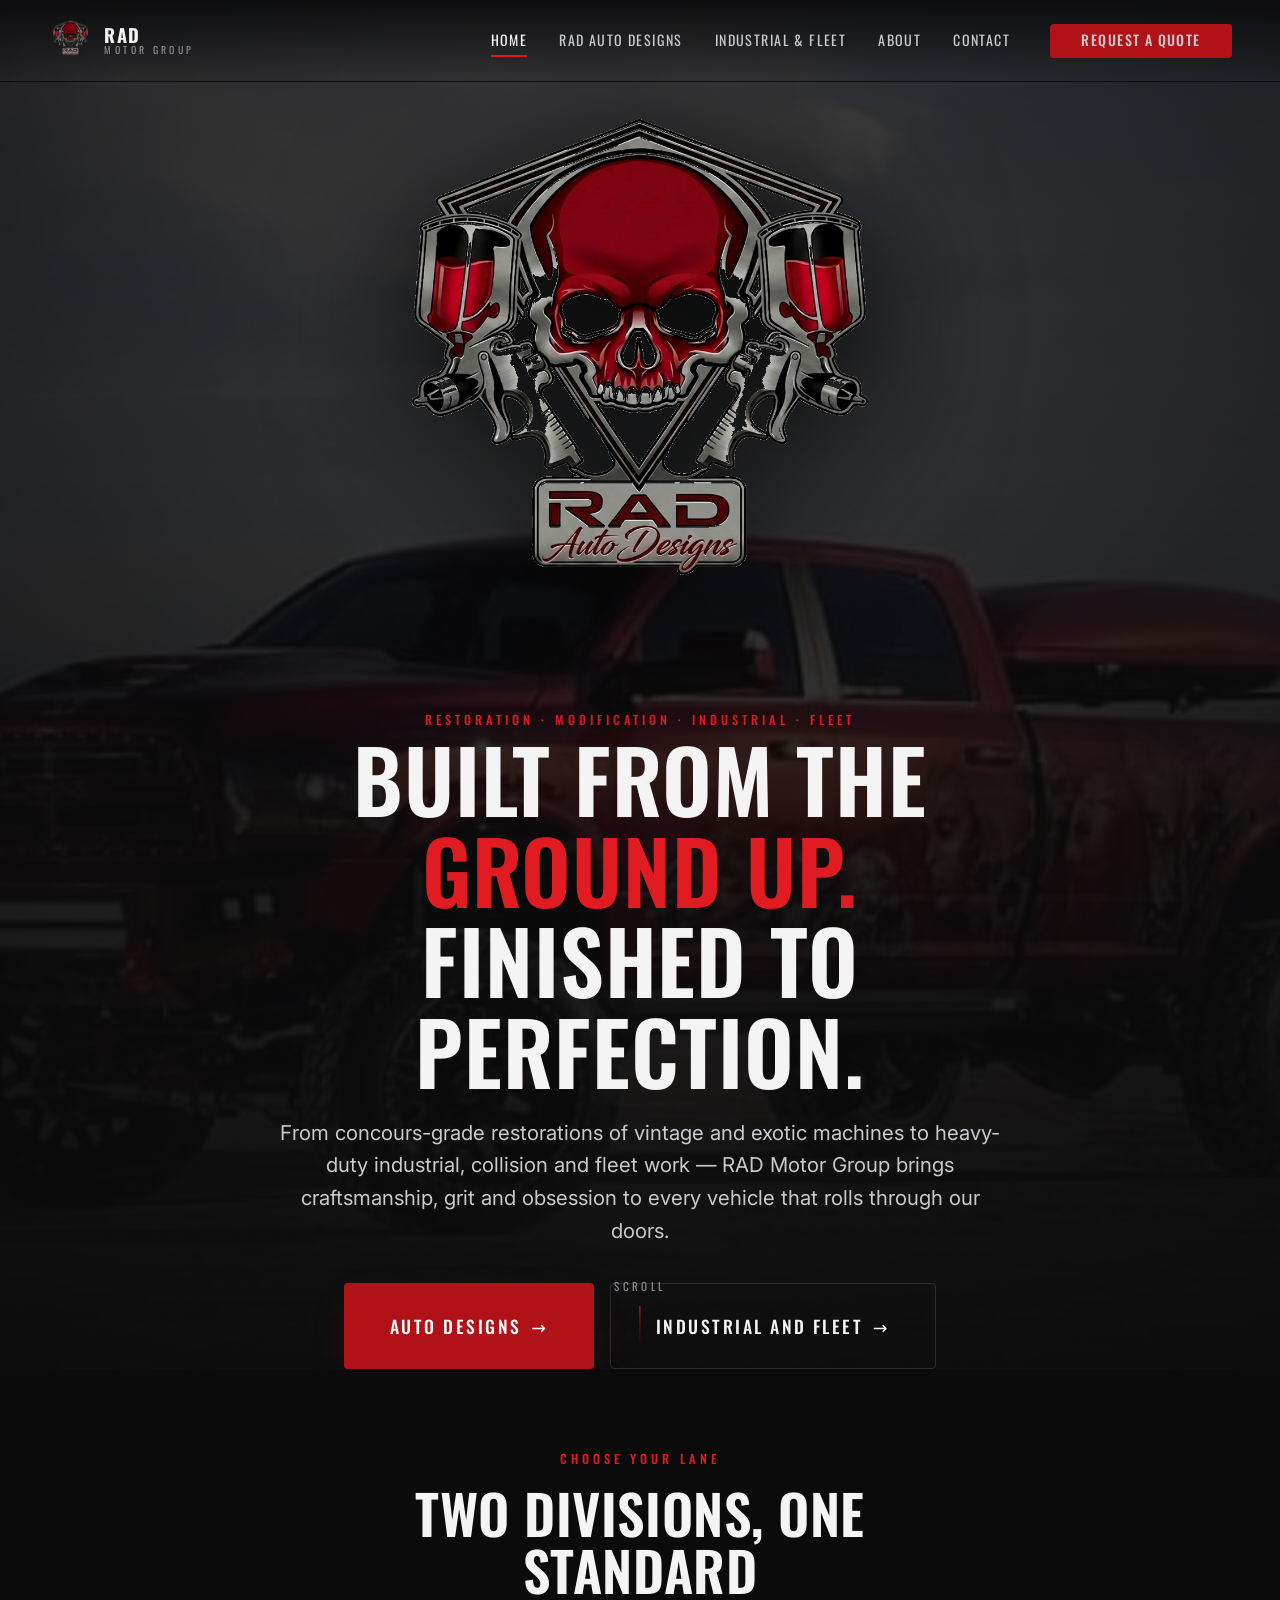
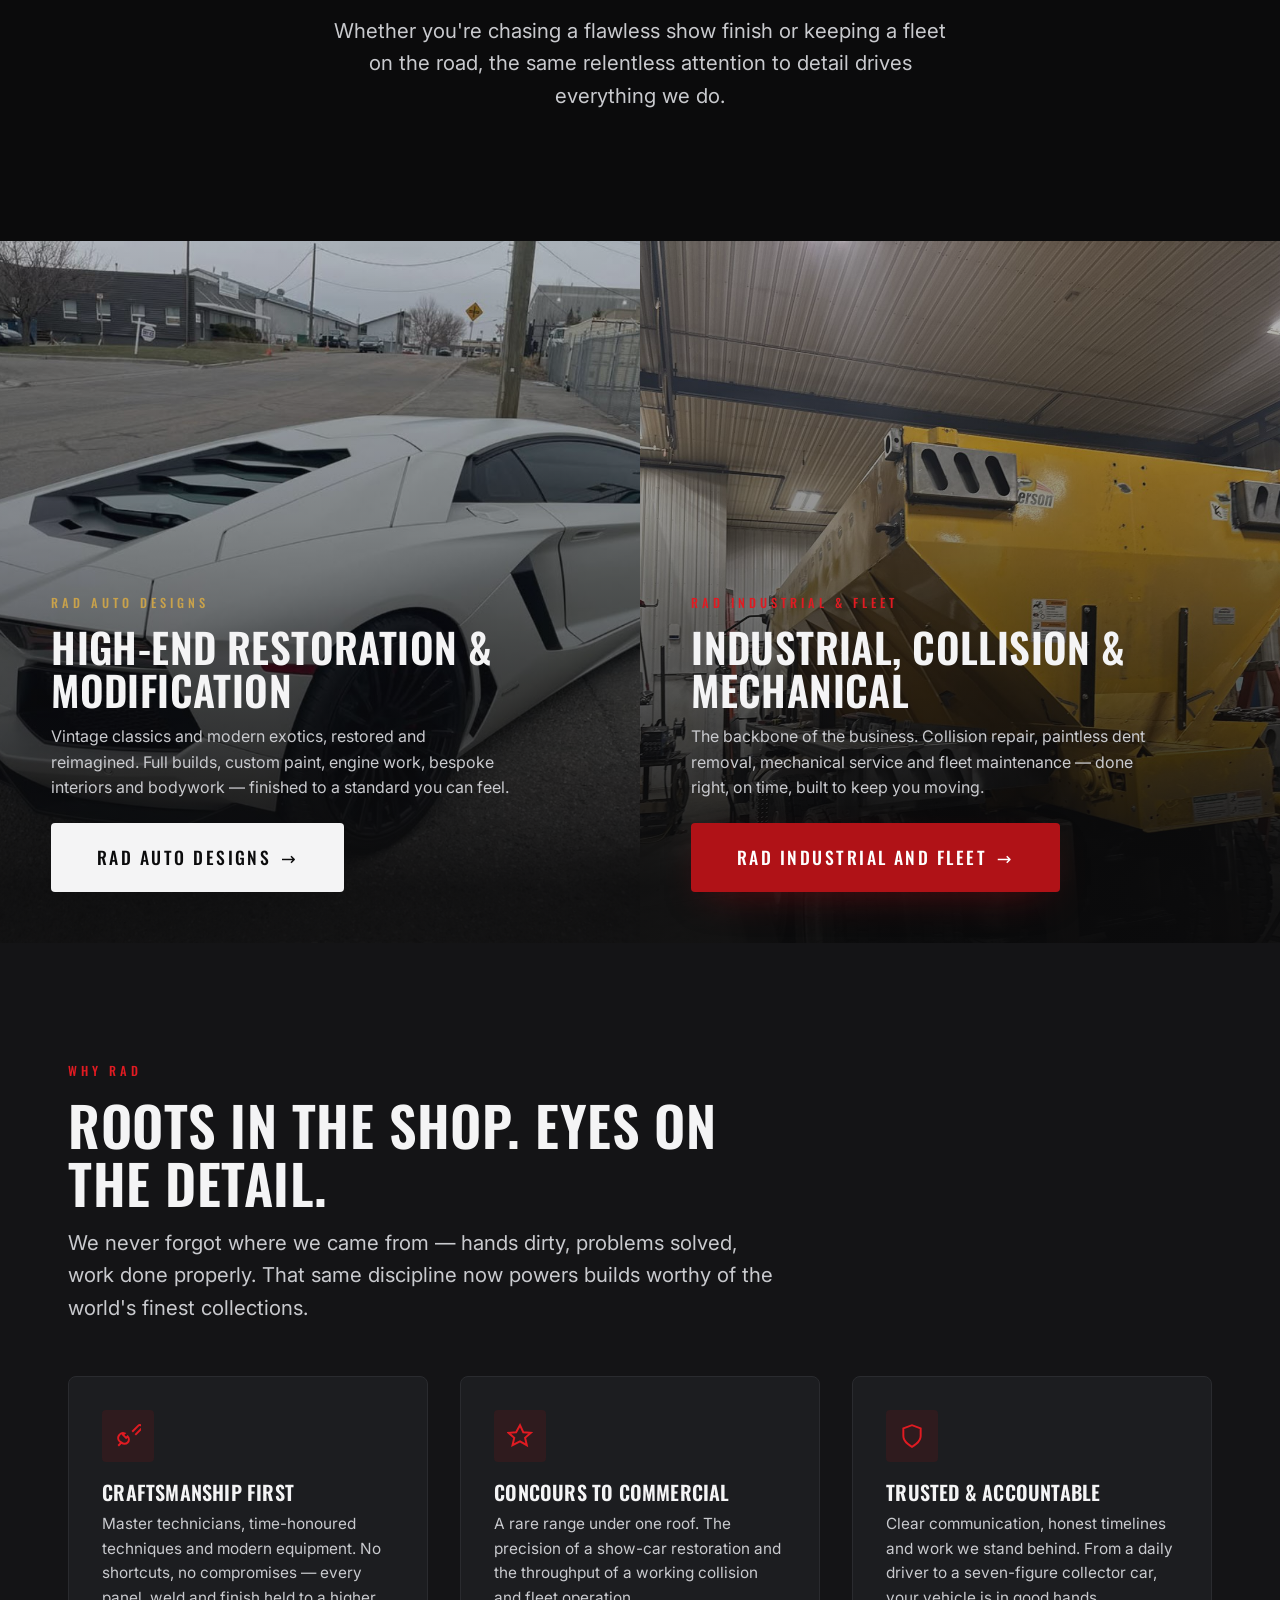
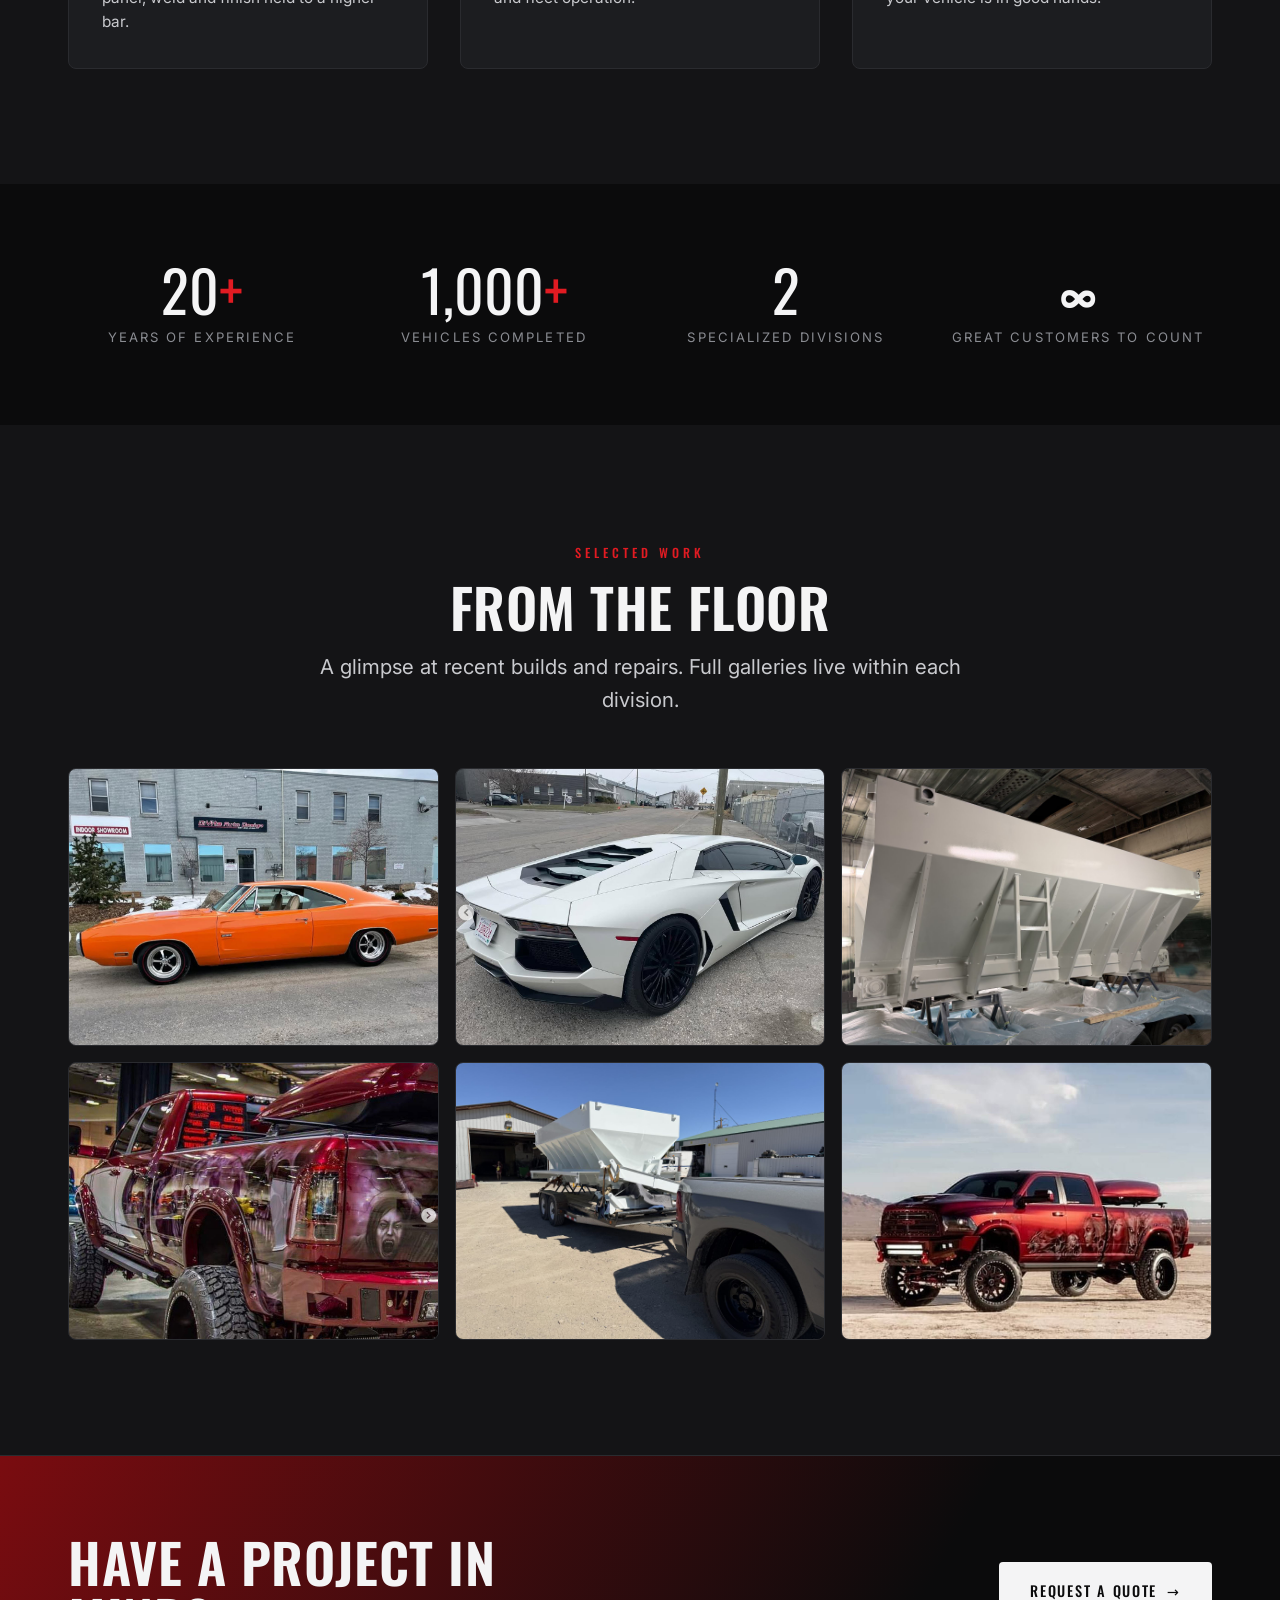
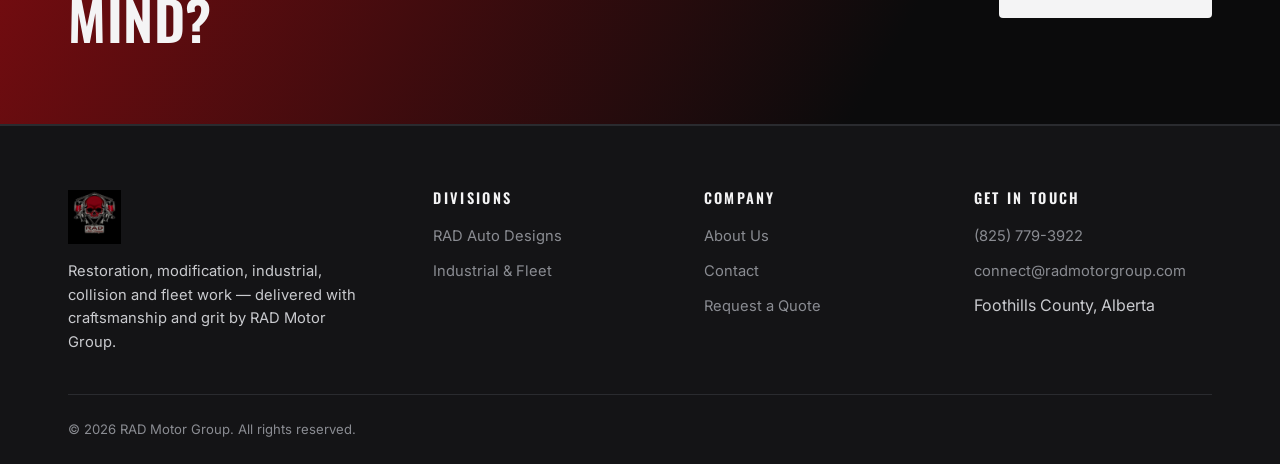
<file: index.html>
<!DOCTYPE html>
<html lang="en">
<head>
  <meta charset="UTF-8" />
  <meta name="viewport" content="width=device-width, initial-scale=1.0" />
  <title>RAD Motor Group — Restoration. Modification. Industrial &amp; Fleet.</title>
  <meta name="description" content="RAD Motor Group: high-end vintage and exotic restorations through RAD Auto Designs, plus industrial, collision, dent and mechanical work through RAD Industrial &amp; Fleet." />
  <link rel="preconnect" href="https://fonts.googleapis.com" />
  <link rel="preconnect" href="https://fonts.gstatic.com" crossorigin />
  <link href="https://fonts.googleapis.com/css2?family=Oswald:wght@400;500;600;700&family=Inter:wght@400;500;600&display=swap" rel="stylesheet" />
  <link rel="icon" type="image/png" href="assets/img/rad-logo.png" />
  <link rel="stylesheet" href="assets/css/style.css" />
</head>
<body>

  <!-- NAV -->
  <header class="nav">
    <a href="index.html" class="nav__brand" aria-label="RAD Motor Group home">
      <img src="assets/img/rad-logo-hero.png" alt="RAD Motor Group" onerror="this.style.display='none'" />
      <span class="nav__brand-text"><strong>RAD</strong><span>Motor Group</span></span>
    </a>
    <nav class="nav__links" aria-label="Primary">
      <a href="index.html" class="active">Home</a>
      <a href="designs.html">RAD Auto Designs</a>
      <a href="fleet.html">Industrial &amp; Fleet</a>
      <a href="about.html">About</a>
      <a href="contact.html">Contact</a>
      <a href="contact.html" class="btn btn--primary nav__cta">Request a Quote</a>
    </nav>
    <button class="nav__toggle" aria-label="Toggle menu"><span></span><span></span><span></span></button>
  </header>

  <!-- HERO -->
  <section class="hero hero--logo">
    <div class="hero__bg"><img src="assets/img/sema-truck-desert.jpg" alt="Custom candy-red show truck built by RAD Motor Group" /></div>
    <div class="wrap hero__inner">
      <img class="hero__logo" src="assets/img/rad-logo-hero.png" alt="RAD Auto Designs" />
      <span class="eyebrow reveal">Restoration · Modification · Industrial · Fleet</span>
      <h1 class="reveal" data-delay="1">Built From The <span class="accent">Ground Up.</span><br />Finished To Perfection.</h1>
      <p class="lead reveal" data-delay="2">From concours-grade restorations of vintage and exotic machines to heavy-duty industrial, collision and fleet work — RAD Motor Group brings craftsmanship, grit and obsession to every vehicle that rolls through our doors.</p>
      <div class="hero__actions reveal" data-delay="3">
        <a href="designs.html" class="btn btn--primary btn--lg">Auto Designs <span class="arrow">→</span></a>
        <a href="fleet.html" class="btn btn--ghost btn--lg">Industrial and Fleet <span class="arrow">→</span></a>
      </div>
    </div>
    <div class="hero__scroll">Scroll</div>
  </section>

  <!-- DIVISIONS -->
  <section class="section--tight" aria-label="Our divisions">
    <div class="wrap sec-head center reveal">
      <span class="eyebrow">Choose Your Lane</span>
      <h2>Two Divisions, One Standard</h2>
      <p class="lead maxw-prose mx-auto">Whether you're chasing a flawless show finish or keeping a fleet on the road, the same relentless attention to detail drives everything we do.</p>
    </div>
  </section>

  <section class="divisions">
    <a class="division division--designs" href="designs.html">
      <div class="division__bg"><img src="assets/img/lambo-white.jpg" alt="White Lamborghini Aventador" /></div>
      <div class="division__content">
        <span class="eyebrow eyebrow--gold">RAD Auto Designs</span>
        <h3>High-End Restoration &amp; Modification</h3>
        <p>Vintage classics and modern exotics, restored and reimagined. Full builds, custom paint, engine work, bespoke interiors and bodywork — finished to a standard you can feel.</p>
        <span class="btn btn--light btn--lg">RAD Auto Designs <span class="arrow">→</span></span>
      </div>
    </a>
    <a class="division division--fleet" href="fleet.html">
      <div class="division__bg"><img src="assets/img/spreader-yellow.jpg" alt="Yellow sander/spreader unit built by RAD Industrial &amp; Fleet" /></div>
      <div class="division__content">
        <span class="eyebrow">RAD Industrial &amp; Fleet</span>
        <h3>Industrial, Collision &amp; Mechanical</h3>
        <p>The backbone of the business. Collision repair, paintless dent removal, mechanical service and fleet maintenance — done right, on time, built to keep you moving.</p>
        <span class="btn btn--primary btn--lg">RAD Industrial and Fleet <span class="arrow">→</span></span>
      </div>
    </a>
  </section>

  <!-- WHY RAD -->
  <section class="section surface-soft">
    <div class="wrap">
      <div class="sec-head reveal">
        <span class="eyebrow">Why RAD</span>
        <h2>Roots In The Shop. Eyes On The Detail.</h2>
        <p class="lead maxw-prose">We never forgot where we came from — hands dirty, problems solved, work done properly. That same discipline now powers builds worthy of the world's finest collections.</p>
      </div>
      <div class="grid grid-3">
        <div class="card reveal">
          <div class="card__icon" aria-hidden="true">
            <svg viewBox="0 0 24 24" fill="none" stroke="currentColor" stroke-width="1.8"><path d="M3 21l3-3m0 0a4 4 0 105.66-5.66l-1.41 1.41-2.83-2.83 1.41-1.41A4 4 0 006 18zm9.9-9.9l5.66-5.66a2 2 0 012.83 2.83l-5.66 5.66"/></svg>
          </div>
          <h3>Craftsmanship First</h3>
          <p>Master technicians, time-honoured techniques and modern equipment. No shortcuts, no compromises — every panel, weld and finish held to a higher bar.</p>
        </div>
        <div class="card reveal" data-delay="1">
          <div class="card__icon" aria-hidden="true">
            <svg viewBox="0 0 24 24" fill="none" stroke="currentColor" stroke-width="1.8"><path d="M12 2l3 6.5 7 .6-5.3 4.6 1.6 6.8L12 17l-6.9 3.5 1.6-6.8L1.4 9.1l7-.6z"/></svg>
          </div>
          <h3>Concours To Commercial</h3>
          <p>A rare range under one roof. The precision of a show-car restoration and the throughput of a working collision and fleet operation.</p>
        </div>
        <div class="card reveal" data-delay="2">
          <div class="card__icon" aria-hidden="true">
            <svg viewBox="0 0 24 24" fill="none" stroke="currentColor" stroke-width="1.8"><path d="M12 22s8-4 8-10V5l-8-3-8 3v7c0 6 8 10 8 10z"/></svg>
          </div>
          <h3>Trusted &amp; Accountable</h3>
          <p>Clear communication, honest timelines and work we stand behind. From a daily driver to a seven-figure collector car, your vehicle is in good hands.</p>
        </div>
      </div>
    </div>
  </section>

  <!-- STATS -->
  <section class="section--tight">
    <div class="wrap">
      <div class="stats">
        <div class="reveal"><div class="stat__num">20<span class="text-red">+</span></div><div class="stat__label">Years Of Experience</div></div>
        <div class="reveal" data-delay="1"><div class="stat__num">1,000<span class="text-red">+</span></div><div class="stat__label">Vehicles Completed</div></div>
        <div class="reveal" data-delay="2"><div class="stat__num">2</div><div class="stat__label">Specialized Divisions</div></div>
        <div class="reveal" data-delay="3"><div class="stat__num text-red">&infin;</div><div class="stat__label">Great Customers To Count</div></div>
      </div>
    </div>
  </section>

  <!-- GALLERY TEASER -->
  <section class="section surface-soft">
    <div class="wrap">
      <div class="sec-head center reveal">
        <span class="eyebrow">Selected Work</span>
        <h2>From The Floor</h2>
        <p class="lead maxw-prose mx-auto">A glimpse at recent builds and repairs. Full galleries live within each division.</p>
      </div>
      <div class="gallery">
        <figure class="gallery__item reveal"><img src="assets/img/charger-orange-side.jpg" alt="Restored orange Dodge Charger" /><figcaption>Vintage Restoration — RAD Auto Designs</figcaption></figure>
        <figure class="gallery__item reveal" data-delay="1"><img src="assets/img/lambo-white.jpg" alt="White Lamborghini Aventador" /><figcaption>Exotic Refinish — RAD Auto Designs</figcaption></figure>
        <figure class="gallery__item reveal" data-delay="2"><img src="assets/img/spreader-primer.jpg" alt="Sander/spreader body in primer during fabrication" /><figcaption>Fabrication &amp; Build — Industrial &amp; Fleet</figcaption></figure>
        <figure class="gallery__item reveal"><img src="assets/img/sema-truck-show.jpg" alt="Custom airbrushed show truck at SEMA" /><figcaption>Custom Paint — RAD Auto Designs</figcaption></figure>
        <figure class="gallery__item reveal" data-delay="1"><img src="assets/img/spreader-white.jpg" alt="Finished white spreader unit ready for delivery" /><figcaption>Sander/Spreader Build — Industrial &amp; Fleet</figcaption></figure>
        <figure class="gallery__item reveal" data-delay="2"><img src="assets/img/sema-truck-desert.jpg" alt="Lifted candy-red custom Ram truck" /><figcaption>Full Custom Build — RAD Auto Designs</figcaption></figure>
      </div>
    </div>
  </section>

  <!-- CTA BAND -->
  <section class="cta-band section--tight">
    <div class="wrap">
      <h2 class="reveal">Have A Project In Mind?</h2>
      <div class="reveal" data-delay="1">
        <a href="contact.html" class="btn btn--light">Request a Quote <span class="arrow">→</span></a>
      </div>
    </div>
  </section>

  <!-- FOOTER -->
  <footer class="footer">
    <div class="wrap">
      <div class="footer__grid">
        <div class="footer__brand">
          <img src="assets/img/rad-logo.png" alt="RAD Motor Group" onerror="this.style.display='none'" />
          <p>Restoration, modification, industrial, collision and fleet work — delivered with craftsmanship and grit by RAD Motor Group.</p>
        </div>
        <div>
          <h4>Divisions</h4>
          <ul>
            <li><a href="designs.html">RAD Auto Designs</a></li>
            <li><a href="fleet.html">Industrial &amp; Fleet</a></li>
          </ul>
        </div>
        <div>
          <h4>Company</h4>
          <ul>
            <li><a href="about.html">About Us</a></li>
            <li><a href="contact.html">Contact</a></li>
            <li><a href="contact.html">Request a Quote</a></li>
          </ul>
        </div>
        <div>
          <h4>Get In Touch</h4>
          <ul>
            <li><a href="tel:+18257793922">(825) 779-3922</a></li>
            <li><a href="mailto:connect@radmotorgroup.com">connect@radmotorgroup.com</a></li>
            <li>Foothills County, Alberta</li>
          </ul>
        </div>
      </div>
      <div class="footer__bottom">
        <span>&copy; <span id="year">2026</span> RAD Motor Group. All rights reserved.</span>
        <div class="footer__social">
          <a href="#" aria-label="Instagram"><svg width="18" height="18" viewBox="0 0 24 24" fill="none" stroke="currentColor" stroke-width="1.8"><rect x="3" y="3" width="18" height="18" rx="5"/><circle cx="12" cy="12" r="4"/><circle cx="17.5" cy="6.5" r="1"/></svg></a>
          <a href="#" aria-label="Facebook"><svg width="18" height="18" viewBox="0 0 24 24" fill="none" stroke="currentColor" stroke-width="1.8"><path d="M15 3h-3a4 4 0 00-4 4v3H5v4h3v7h4v-7h3l1-4h-4V7a1 1 0 011-1h3z"/></svg></a>
          <a href="#" aria-label="YouTube"><svg width="18" height="18" viewBox="0 0 24 24" fill="none" stroke="currentColor" stroke-width="1.8"><rect x="2" y="5" width="20" height="14" rx="4"/><path d="M10 9l5 3-5 3z" fill="currentColor"/></svg></a>
        </div>
      </div>
    </div>
  </footer>

  <script src="assets/js/main.js"></script>
</body>
</html>
</file>
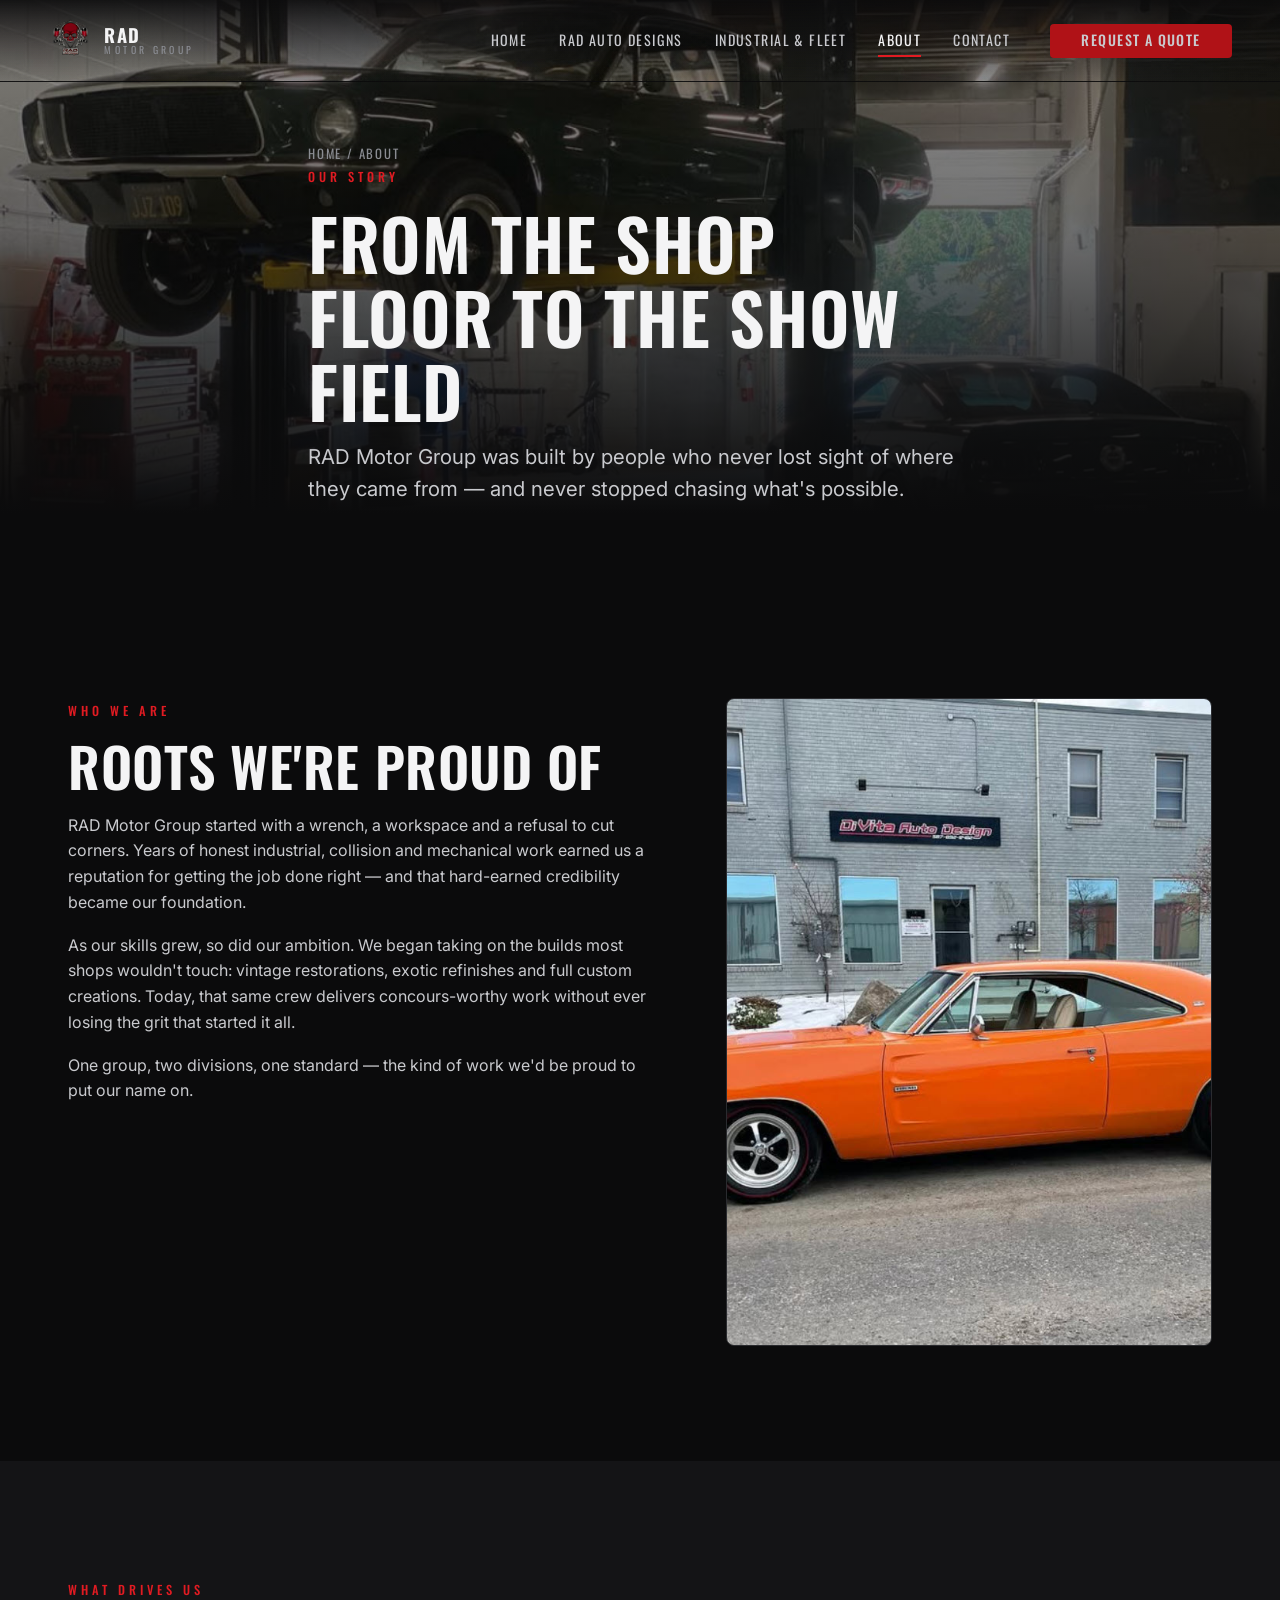
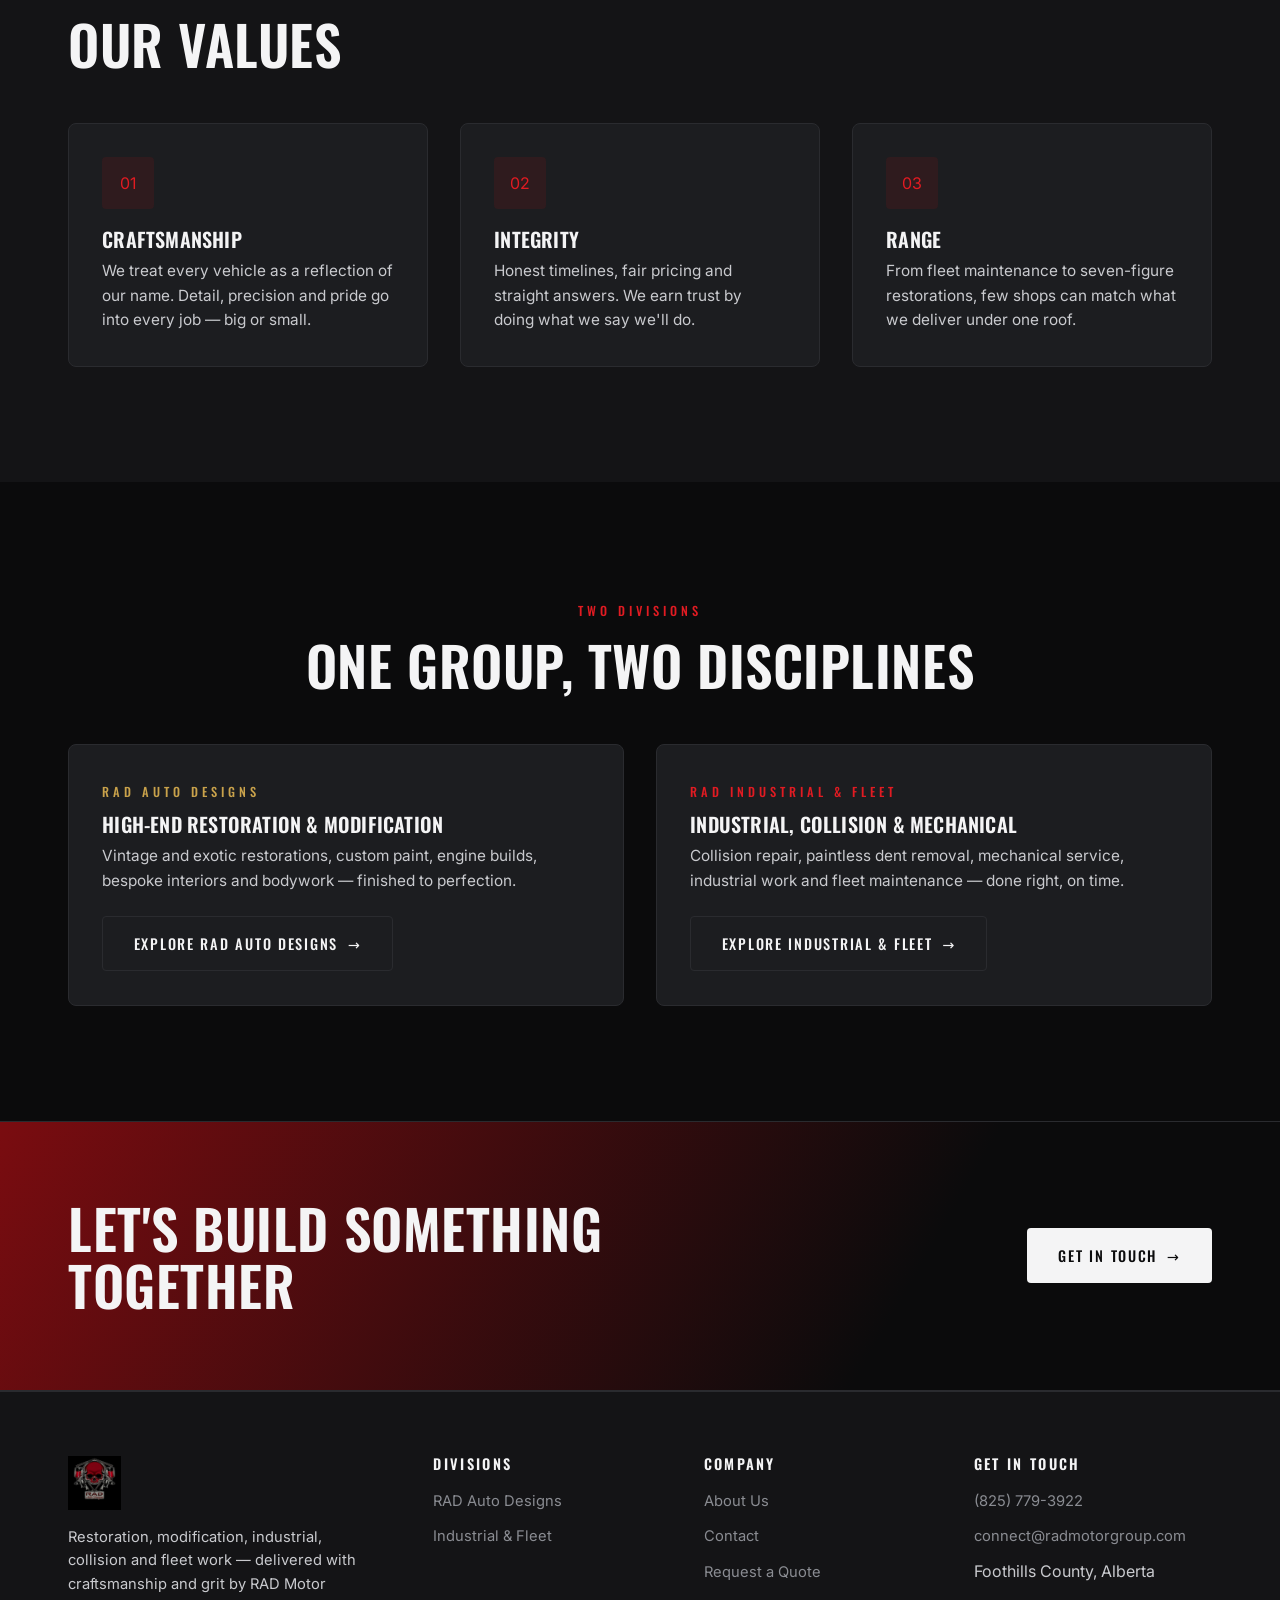
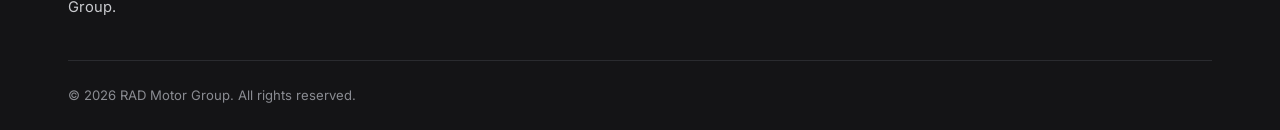
<file: about.html>
<!DOCTYPE html>
<html lang="en">
<head>
  <meta charset="UTF-8" />
  <meta name="viewport" content="width=device-width, initial-scale=1.0" />
  <title>About — RAD Motor Group</title>
  <meta name="description" content="RAD Motor Group blends shop-floor roots with high-end craftsmanship across two divisions: RAD Auto Designs and RAD Industrial &amp; Fleet." />
  <link rel="preconnect" href="https://fonts.googleapis.com" />
  <link rel="preconnect" href="https://fonts.gstatic.com" crossorigin />
  <link href="https://fonts.googleapis.com/css2?family=Oswald:wght@400;500;600;700&family=Inter:wght@400;500;600&display=swap" rel="stylesheet" />
  <link rel="icon" type="image/png" href="assets/img/rad-logo.png" />
  <link rel="stylesheet" href="assets/css/style.css" />
</head>
<body>

  <!-- NAV -->
  <header class="nav">
    <a href="index.html" class="nav__brand" aria-label="RAD Motor Group home">
      <img src="assets/img/rad-logo-hero.png" alt="RAD Motor Group" onerror="this.style.display='none'" />
      <span class="nav__brand-text"><strong>RAD</strong><span>Motor Group</span></span>
    </a>
    <nav class="nav__links" aria-label="Primary">
      <a href="index.html">Home</a>
      <a href="designs.html">RAD Auto Designs</a>
      <a href="fleet.html">Industrial &amp; Fleet</a>
      <a href="about.html" class="active">About</a>
      <a href="contact.html">Contact</a>
      <a href="contact.html" class="btn btn--primary nav__cta">Request a Quote</a>
    </nav>
    <button class="nav__toggle" aria-label="Toggle menu"><span></span><span></span><span></span></button>
  </header>

  <!-- PAGE HEAD -->
  <section class="page-head">
    <div class="page-head__bg"><img src="assets/img/mustang-lift.jpg" alt="Inside the RAD Motor Group shop" /></div>
    <div class="wrap page-head__inner">
      <nav class="breadcrumb reveal"><a href="index.html">Home</a> / About</nav>
      <span class="eyebrow reveal" data-delay="1">Our Story</span>
      <h1 class="reveal" data-delay="1">From The Shop Floor To The Show Field</h1>
      <p class="lead reveal" data-delay="2">RAD Motor Group was built by people who never lost sight of where they came from — and never stopped chasing what's possible.</p>
    </div>
  </section>

  <!-- STORY -->
  <section class="section">
    <div class="wrap contact-grid">
      <div class="reveal">
        <span class="eyebrow">Who We Are</span>
        <h2 style="margin:0.8rem 0 1.2rem">Roots We're Proud Of</h2>
        <p style="margin-bottom:1.1rem">RAD Motor Group started with a wrench, a workspace and a refusal to cut corners. Years of honest industrial, collision and mechanical work earned us a reputation for getting the job done right — and that hard-earned credibility became our foundation.</p>
        <p style="margin-bottom:1.1rem">As our skills grew, so did our ambition. We began taking on the builds most shops wouldn't touch: vintage restorations, exotic refinishes and full custom creations. Today, that same crew delivers concours-worthy work without ever losing the grit that started it all.</p>
        <p>One group, two divisions, one standard — the kind of work we'd be proud to put our name on.</p>
      </div>
      <div class="reveal" data-delay="1">
        <div class="gallery__item" style="aspect-ratio:3/4">
          <img src="assets/img/charger-orange-side.jpg" alt="Restored orange Dodge Charger by RAD" />
        </div>
      </div>
    </div>
  </section>

  <!-- VALUES -->
  <section class="section surface-soft">
    <div class="wrap">
      <div class="sec-head reveal">
        <span class="eyebrow">What Drives Us</span>
        <h2>Our Values</h2>
      </div>
      <div class="grid grid-3">
        <div class="card reveal"><div class="card__icon">01</div><h3>Craftsmanship</h3><p>We treat every vehicle as a reflection of our name. Detail, precision and pride go into every job — big or small.</p></div>
        <div class="card reveal" data-delay="1"><div class="card__icon">02</div><h3>Integrity</h3><p>Honest timelines, fair pricing and straight answers. We earn trust by doing what we say we'll do.</p></div>
        <div class="card reveal" data-delay="2"><div class="card__icon">03</div><h3>Range</h3><p>From fleet maintenance to seven-figure restorations, few shops can match what we deliver under one roof.</p></div>
      </div>
    </div>
  </section>

  <!-- DIVISIONS RECAP -->
  <section class="section">
    <div class="wrap">
      <div class="sec-head center reveal">
        <span class="eyebrow">Two Divisions</span>
        <h2>One Group, Two Disciplines</h2>
      </div>
      <div class="grid grid-2">
        <div class="card reveal">
          <span class="eyebrow eyebrow--gold">RAD Auto Designs</span>
          <h3 style="margin:0.6rem 0 0.6rem">High-End Restoration &amp; Modification</h3>
          <p style="margin-bottom:1.4rem">Vintage and exotic restorations, custom paint, engine builds, bespoke interiors and bodywork — finished to perfection.</p>
          <a href="designs.html" class="btn btn--ghost">Explore RAD Auto Designs <span class="arrow">→</span></a>
        </div>
        <div class="card reveal" data-delay="1">
          <span class="eyebrow">RAD Industrial &amp; Fleet</span>
          <h3 style="margin:0.6rem 0 0.6rem">Industrial, Collision &amp; Mechanical</h3>
          <p style="margin-bottom:1.4rem">Collision repair, paintless dent removal, mechanical service, industrial work and fleet maintenance — done right, on time.</p>
          <a href="fleet.html" class="btn btn--ghost">Explore Industrial &amp; Fleet <span class="arrow">→</span></a>
        </div>
      </div>
    </div>
  </section>

  <!-- CTA -->
  <section class="cta-band section--tight">
    <div class="wrap">
      <h2 class="reveal">Let's Build Something Together</h2>
      <div class="reveal" data-delay="1"><a href="contact.html" class="btn btn--light">Get In Touch <span class="arrow">→</span></a></div>
    </div>
  </section>

  <!-- FOOTER -->
  <footer class="footer">
    <div class="wrap">
      <div class="footer__grid">
        <div class="footer__brand">
          <img src="assets/img/rad-logo.png" alt="RAD Motor Group" onerror="this.style.display='none'" />
          <p>Restoration, modification, industrial, collision and fleet work — delivered with craftsmanship and grit by RAD Motor Group.</p>
        </div>
        <div><h4>Divisions</h4><ul><li><a href="designs.html">RAD Auto Designs</a></li><li><a href="fleet.html">Industrial &amp; Fleet</a></li></ul></div>
        <div><h4>Company</h4><ul><li><a href="about.html">About Us</a></li><li><a href="contact.html">Contact</a></li><li><a href="contact.html">Request a Quote</a></li></ul></div>
        <div><h4>Get In Touch</h4><ul><li><a href="tel:+18257793922">(825) 779-3922</a></li><li><a href="mailto:connect@radmotorgroup.com">connect@radmotorgroup.com</a></li><li>Foothills County, Alberta</li></ul></div>
      </div>
      <div class="footer__bottom">
        <span>&copy; <span id="year">2026</span> RAD Motor Group. All rights reserved.</span>
        <div class="footer__social">
          <a href="#" aria-label="Instagram"><svg width="18" height="18" viewBox="0 0 24 24" fill="none" stroke="currentColor" stroke-width="1.8"><rect x="3" y="3" width="18" height="18" rx="5"/><circle cx="12" cy="12" r="4"/><circle cx="17.5" cy="6.5" r="1"/></svg></a>
          <a href="#" aria-label="Facebook"><svg width="18" height="18" viewBox="0 0 24 24" fill="none" stroke="currentColor" stroke-width="1.8"><path d="M15 3h-3a4 4 0 00-4 4v3H5v4h3v7h4v-7h3l1-4h-4V7a1 1 0 011-1h3z"/></svg></a>
          <a href="#" aria-label="YouTube"><svg width="18" height="18" viewBox="0 0 24 24" fill="none" stroke="currentColor" stroke-width="1.8"><rect x="2" y="5" width="20" height="14" rx="4"/><path d="M10 9l5 3-5 3z" fill="currentColor"/></svg></a>
        </div>
      </div>
    </div>
  </footer>

  <script src="assets/js/main.js"></script>
</body>
</html>
</file>
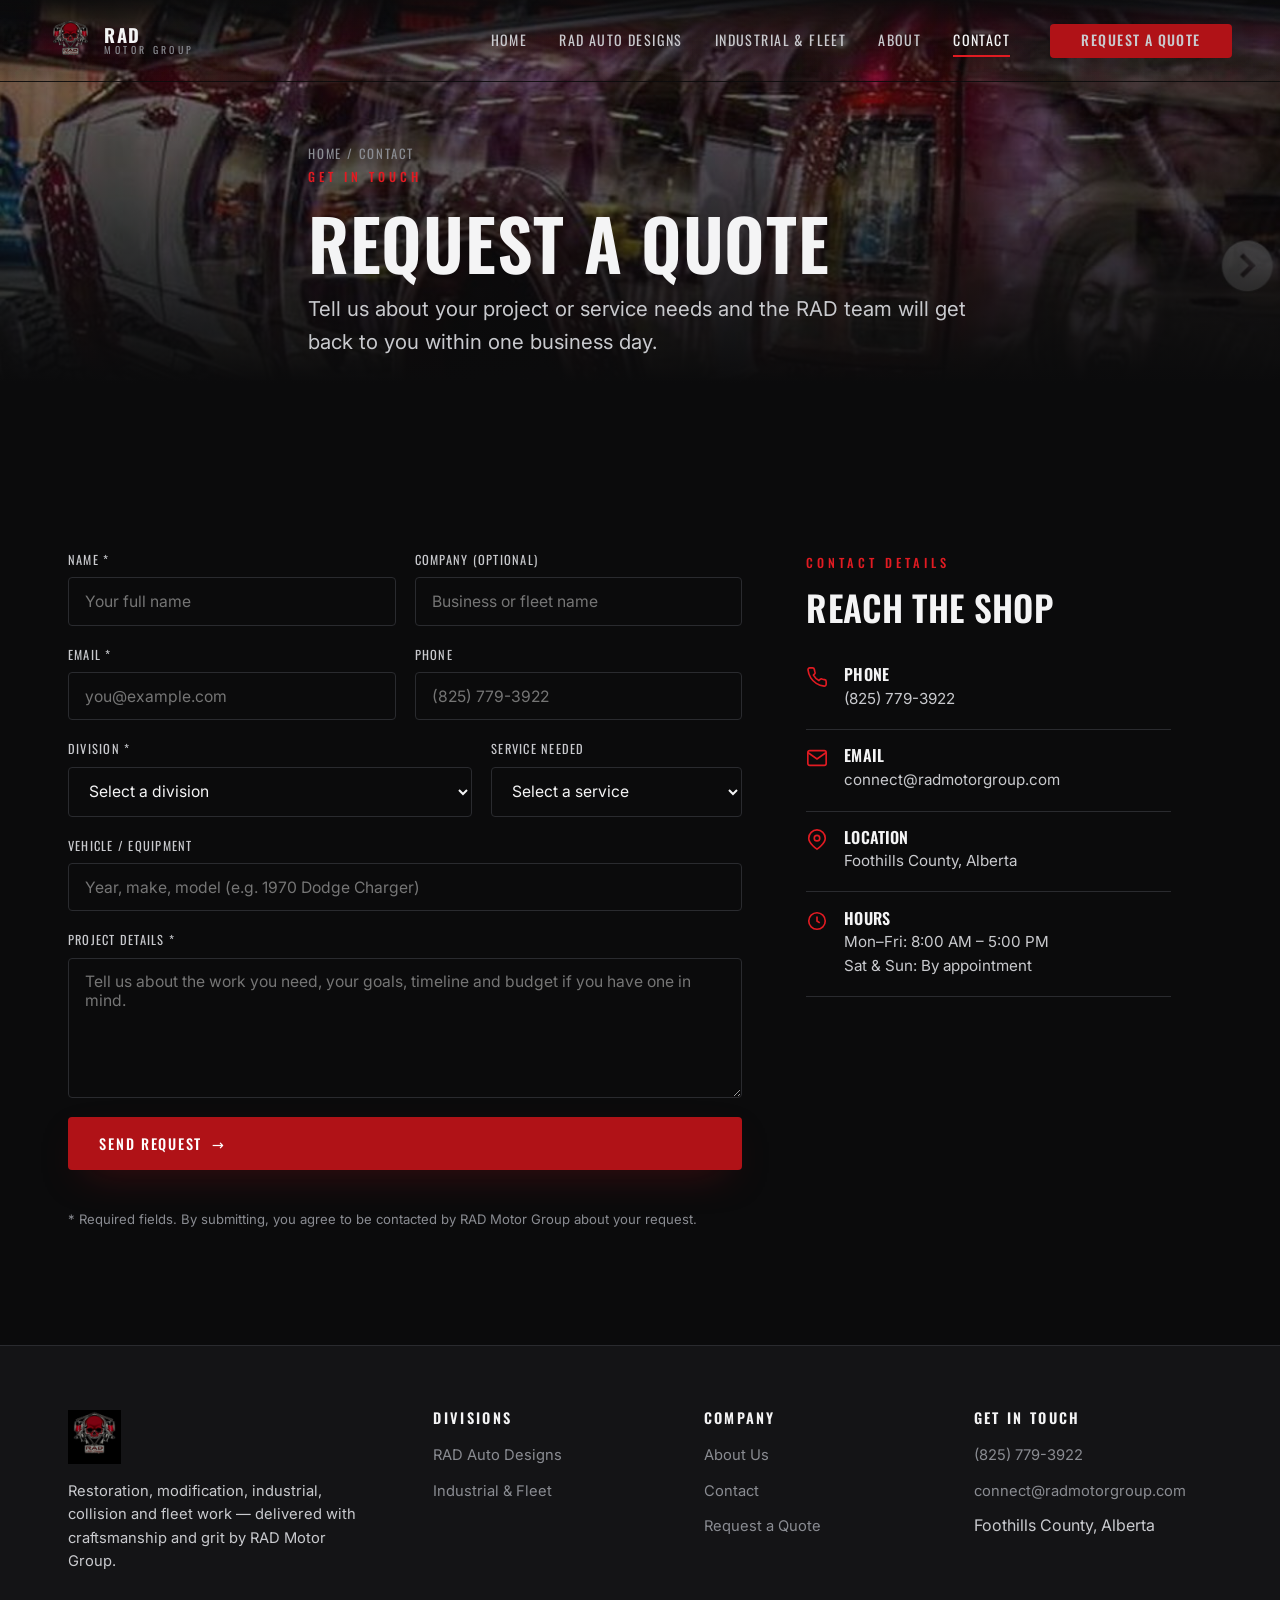
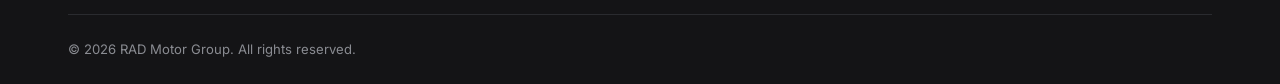
<file: contact.html>
<!DOCTYPE html>
<html lang="en">
<head>
  <meta charset="UTF-8" />
  <meta name="viewport" content="width=device-width, initial-scale=1.0" />
  <title>Contact &amp; Request a Quote — RAD Motor Group</title>
  <meta name="description" content="Get in touch with RAD Motor Group. Request a quote for restoration, modification, collision, mechanical, industrial or fleet work." />
  <link rel="preconnect" href="https://fonts.googleapis.com" />
  <link rel="preconnect" href="https://fonts.gstatic.com" crossorigin />
  <link href="https://fonts.googleapis.com/css2?family=Oswald:wght@400;500;600;700&family=Inter:wght@400;500;600&display=swap" rel="stylesheet" />
  <link rel="icon" type="image/png" href="assets/img/rad-logo.png" />
  <link rel="stylesheet" href="assets/css/style.css" />
</head>
<body>

  <!-- NAV -->
  <header class="nav">
    <a href="index.html" class="nav__brand" aria-label="RAD Motor Group home">
      <img src="assets/img/rad-logo-hero.png" alt="RAD Motor Group" onerror="this.style.display='none'" />
      <span class="nav__brand-text"><strong>RAD</strong><span>Motor Group</span></span>
    </a>
    <nav class="nav__links" aria-label="Primary">
      <a href="index.html">Home</a>
      <a href="designs.html">RAD Auto Designs</a>
      <a href="fleet.html">Industrial &amp; Fleet</a>
      <a href="about.html">About</a>
      <a href="contact.html" class="active">Contact</a>
      <a href="contact.html" class="btn btn--primary nav__cta">Request a Quote</a>
    </nav>
    <button class="nav__toggle" aria-label="Toggle menu"><span></span><span></span><span></span></button>
  </header>

  <!-- PAGE HEAD -->
  <section class="page-head">
    <div class="page-head__bg"><img src="assets/img/sema-truck-show.jpg" alt="Custom build by RAD Motor Group" /></div>
    <div class="wrap page-head__inner">
      <nav class="breadcrumb reveal"><a href="index.html">Home</a> / Contact</nav>
      <span class="eyebrow reveal" data-delay="1">Get In Touch</span>
      <h1 class="reveal" data-delay="1">Request A Quote</h1>
      <p class="lead reveal" data-delay="2">Tell us about your project or service needs and the RAD team will get back to you within one business day.</p>
    </div>
  </section>

  <!-- CONTACT -->
  <section class="section">
    <div class="wrap contact-grid">

      <!-- FORM -->
      <div class="reveal">
        <form class="form" data-form novalidate>
          <input type="hidden" name="access_key" value="fe7f55b0-2c0e-4a04-b5c2-d6a4280c3523" />
          <input type="hidden" name="subject" value="New Quote Request — RAD Motor Group Website" />
          <input type="hidden" name="from_name" value="RAD Motor Group Website" />
          <input type="checkbox" name="botcheck" class="hidden-field" tabindex="-1" autocomplete="off" aria-hidden="true" />
          <div class="form__row">
            <div class="field">
              <label for="name">Name *</label>
              <input type="text" id="name" name="name" required placeholder="Your full name" />
            </div>
            <div class="field">
              <label for="company">Company (optional)</label>
              <input type="text" id="company" name="company" placeholder="Business or fleet name" />
            </div>
          </div>

          <div class="form__row">
            <div class="field">
              <label for="email">Email *</label>
              <input type="email" id="email" name="email" required placeholder="you@example.com" />
            </div>
            <div class="field">
              <label for="phone">Phone</label>
              <input type="tel" id="phone" name="phone" placeholder="(825) 779-3922" />
            </div>
          </div>

          <div class="form__row">
            <div class="field">
              <label for="division">Division *</label>
              <select id="division" name="division" required>
                <option value="" selected disabled>Select a division</option>
                <option>RAD Auto Designs — Restoration &amp; Modification</option>
                <option>RAD Industrial &amp; Fleet</option>
                <option>Not sure / Other</option>
              </select>
            </div>
            <div class="field">
              <label for="service">Service Needed</label>
              <select id="service" name="service">
                <option value="" selected disabled>Select a service</option>
                <option>Full Restoration</option>
                <option>Custom Paint / Refinish</option>
                <option>Engine Build / Modification</option>
                <option>Interior / Bodywork</option>
                <option>Collision Repair</option>
                <option>Paintless Dent Removal</option>
                <option>Mechanical Repair</option>
                <option>Fleet Maintenance</option>
                <option>Industrial Work</option>
                <option>Other</option>
              </select>
            </div>
          </div>

          <div class="field">
            <label for="vehicle">Vehicle / Equipment</label>
            <input type="text" id="vehicle" name="vehicle" placeholder="Year, make, model (e.g. 1970 Dodge Charger)" />
          </div>

          <div class="field">
            <label for="message">Project Details *</label>
            <textarea id="message" name="message" required placeholder="Tell us about the work you need, your goals, timeline and budget if you have one in mind."></textarea>
          </div>

          <button type="submit" class="btn btn--primary">Send Request <span class="arrow">→</span></button>
          <p class="form__status" role="status" aria-live="polite"></p>
          <p class="form__note">* Required fields. By submitting, you agree to be contacted by RAD Motor Group about your request.</p>
        </form>
      </div>

      <!-- INFO -->
      <div class="reveal" data-delay="1">
        <span class="eyebrow">Contact Details</span>
        <h2 style="margin:0.8rem 0 1.4rem; font-size:clamp(1.6rem,3vw,2.2rem)">Reach The Shop</h2>

        <div class="info-item">
          <span class="ico" aria-hidden="true"><svg width="22" height="22" viewBox="0 0 24 24" fill="none" stroke="currentColor" stroke-width="1.8"><path d="M22 16.9v3a2 2 0 01-2.2 2 19.8 19.8 0 01-8.6-3 19.5 19.5 0 01-6-6 19.8 19.8 0 01-3-8.6A2 2 0 014.1 2h3a2 2 0 012 1.7c.1 1 .4 1.9.7 2.8a2 2 0 01-.4 2.1L8.1 9.9a16 16 0 006 6l1.3-1.3a2 2 0 012.1-.4c.9.3 1.8.6 2.8.7a2 2 0 011.7 2z"/></svg></span>
          <div><h4>Phone</h4><a href="tel:+18257793922">(825) 779-3922</a></div>
        </div>
        <div class="info-item">
          <span class="ico" aria-hidden="true"><svg width="22" height="22" viewBox="0 0 24 24" fill="none" stroke="currentColor" stroke-width="1.8"><rect x="2" y="4" width="20" height="16" rx="2"/><path d="M2 6l10 7 10-7"/></svg></span>
          <div><h4>Email</h4><a href="mailto:connect@radmotorgroup.com">connect@radmotorgroup.com</a></div>
        </div>
        <div class="info-item">
          <span class="ico" aria-hidden="true"><svg width="22" height="22" viewBox="0 0 24 24" fill="none" stroke="currentColor" stroke-width="1.8"><path d="M21 10c0 6-9 12-9 12s-9-6-9-12a9 9 0 0118 0z"/><circle cx="12" cy="10" r="3"/></svg></span>
          <div><h4>Location</h4><p>Foothills County, Alberta</p></div>
        </div>
        <div class="info-item">
          <span class="ico" aria-hidden="true"><svg width="22" height="22" viewBox="0 0 24 24" fill="none" stroke="currentColor" stroke-width="1.8"><circle cx="12" cy="12" r="9"/><path d="M12 7v5l3 2"/></svg></span>
          <div><h4>Hours</h4><p>Mon–Fri: 8:00 AM – 5:00 PM<br />Sat &amp; Sun: By appointment</p></div>
        </div>

        <div style="margin-top:1.8rem">
          <div class="footer__social">
            <a href="#" aria-label="Instagram"><svg width="18" height="18" viewBox="0 0 24 24" fill="none" stroke="currentColor" stroke-width="1.8"><rect x="3" y="3" width="18" height="18" rx="5"/><circle cx="12" cy="12" r="4"/><circle cx="17.5" cy="6.5" r="1"/></svg></a>
            <a href="#" aria-label="Facebook"><svg width="18" height="18" viewBox="0 0 24 24" fill="none" stroke="currentColor" stroke-width="1.8"><path d="M15 3h-3a4 4 0 00-4 4v3H5v4h3v7h4v-7h3l1-4h-4V7a1 1 0 011-1h3z"/></svg></a>
            <a href="#" aria-label="YouTube"><svg width="18" height="18" viewBox="0 0 24 24" fill="none" stroke="currentColor" stroke-width="1.8"><rect x="2" y="5" width="20" height="14" rx="4"/><path d="M10 9l5 3-5 3z" fill="currentColor"/></svg></a>
          </div>
        </div>
      </div>

    </div>
  </section>

  <!-- FOOTER -->
  <footer class="footer">
    <div class="wrap">
      <div class="footer__grid">
        <div class="footer__brand">
          <img src="assets/img/rad-logo.png" alt="RAD Motor Group" onerror="this.style.display='none'" />
          <p>Restoration, modification, industrial, collision and fleet work — delivered with craftsmanship and grit by RAD Motor Group.</p>
        </div>
        <div><h4>Divisions</h4><ul><li><a href="designs.html">RAD Auto Designs</a></li><li><a href="fleet.html">Industrial &amp; Fleet</a></li></ul></div>
        <div><h4>Company</h4><ul><li><a href="about.html">About Us</a></li><li><a href="contact.html">Contact</a></li><li><a href="contact.html">Request a Quote</a></li></ul></div>
        <div><h4>Get In Touch</h4><ul><li><a href="tel:+18257793922">(825) 779-3922</a></li><li><a href="mailto:connect@radmotorgroup.com">connect@radmotorgroup.com</a></li><li>Foothills County, Alberta</li></ul></div>
      </div>
      <div class="footer__bottom">
        <span>&copy; <span id="year">2026</span> RAD Motor Group. All rights reserved.</span>
        <div class="footer__social">
          <a href="#" aria-label="Instagram"><svg width="18" height="18" viewBox="0 0 24 24" fill="none" stroke="currentColor" stroke-width="1.8"><rect x="3" y="3" width="18" height="18" rx="5"/><circle cx="12" cy="12" r="4"/><circle cx="17.5" cy="6.5" r="1"/></svg></a>
          <a href="#" aria-label="Facebook"><svg width="18" height="18" viewBox="0 0 24 24" fill="none" stroke="currentColor" stroke-width="1.8"><path d="M15 3h-3a4 4 0 00-4 4v3H5v4h3v7h4v-7h3l1-4h-4V7a1 1 0 011-1h3z"/></svg></a>
          <a href="#" aria-label="YouTube"><svg width="18" height="18" viewBox="0 0 24 24" fill="none" stroke="currentColor" stroke-width="1.8"><rect x="2" y="5" width="20" height="14" rx="4"/><path d="M10 9l5 3-5 3z" fill="currentColor"/></svg></a>
        </div>
      </div>
    </div>
  </footer>

  <script src="assets/js/main.js"></script>
</body>
</html>
</file>
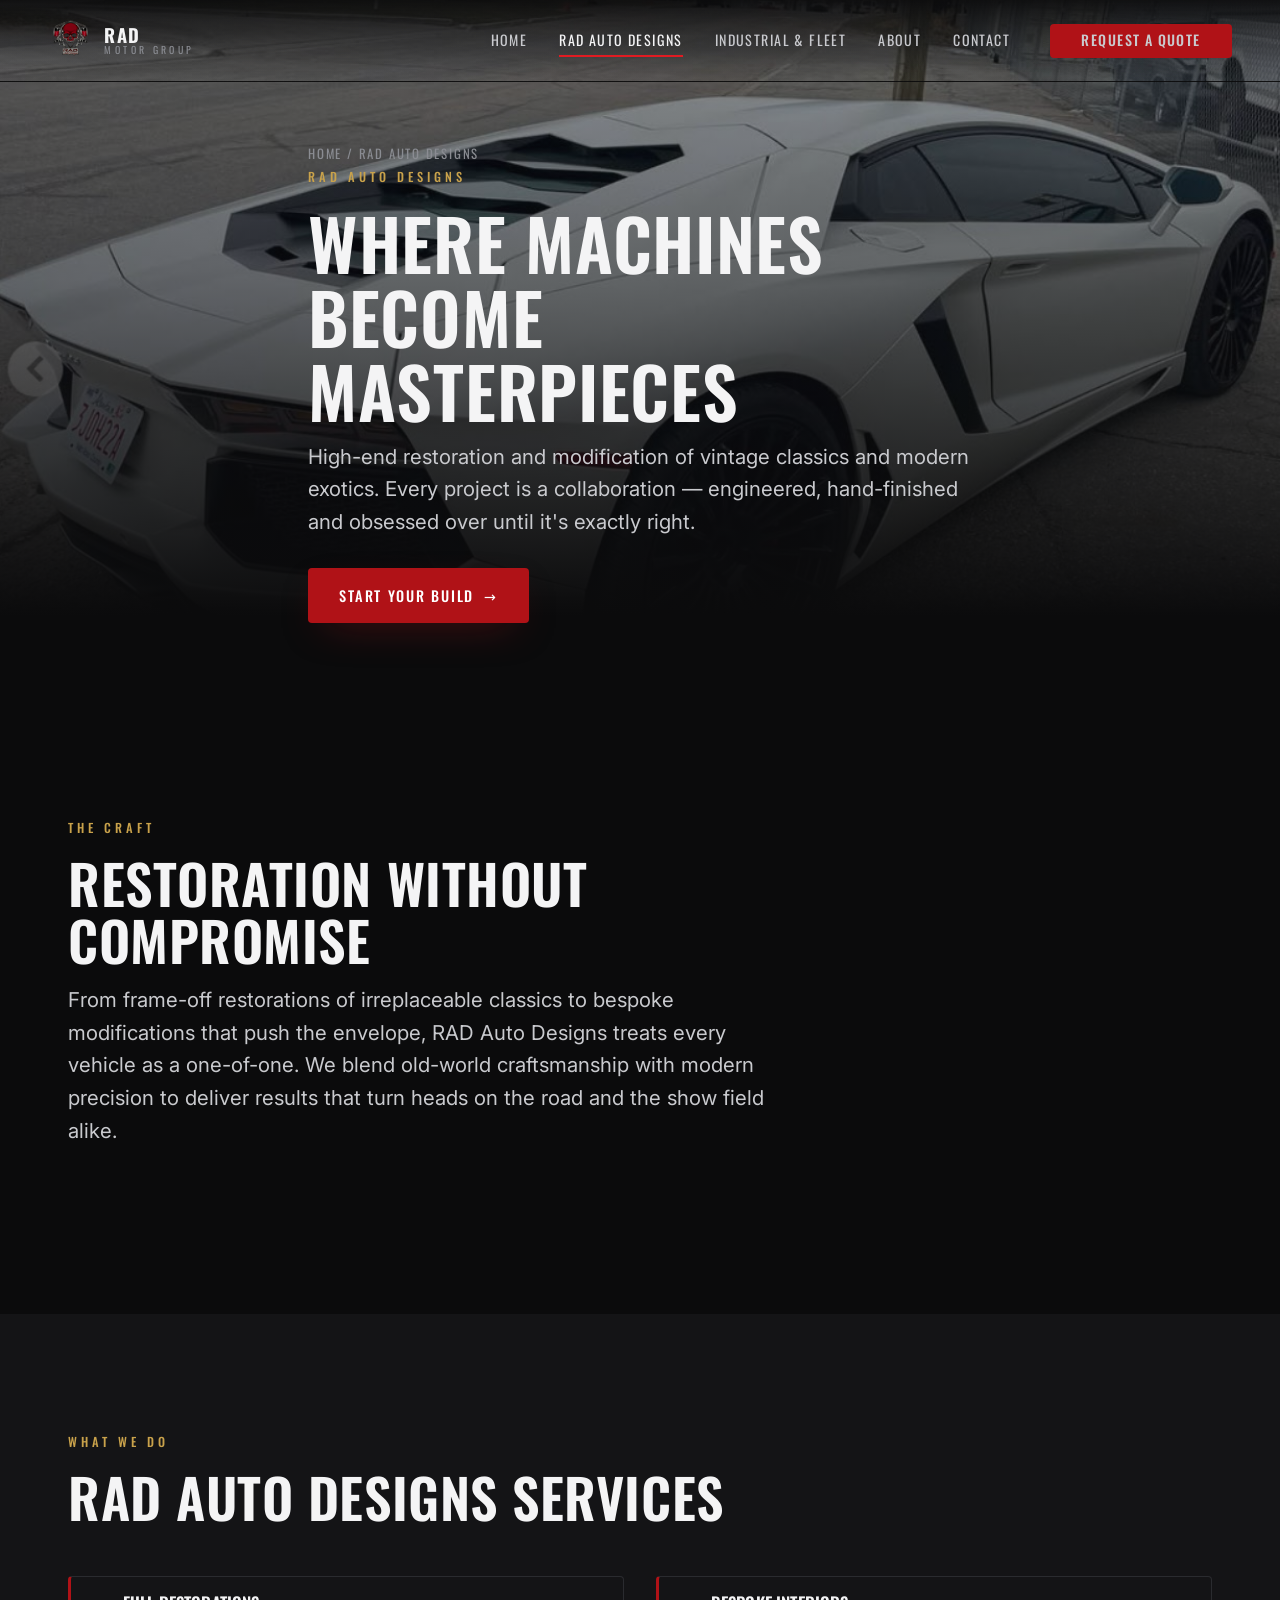
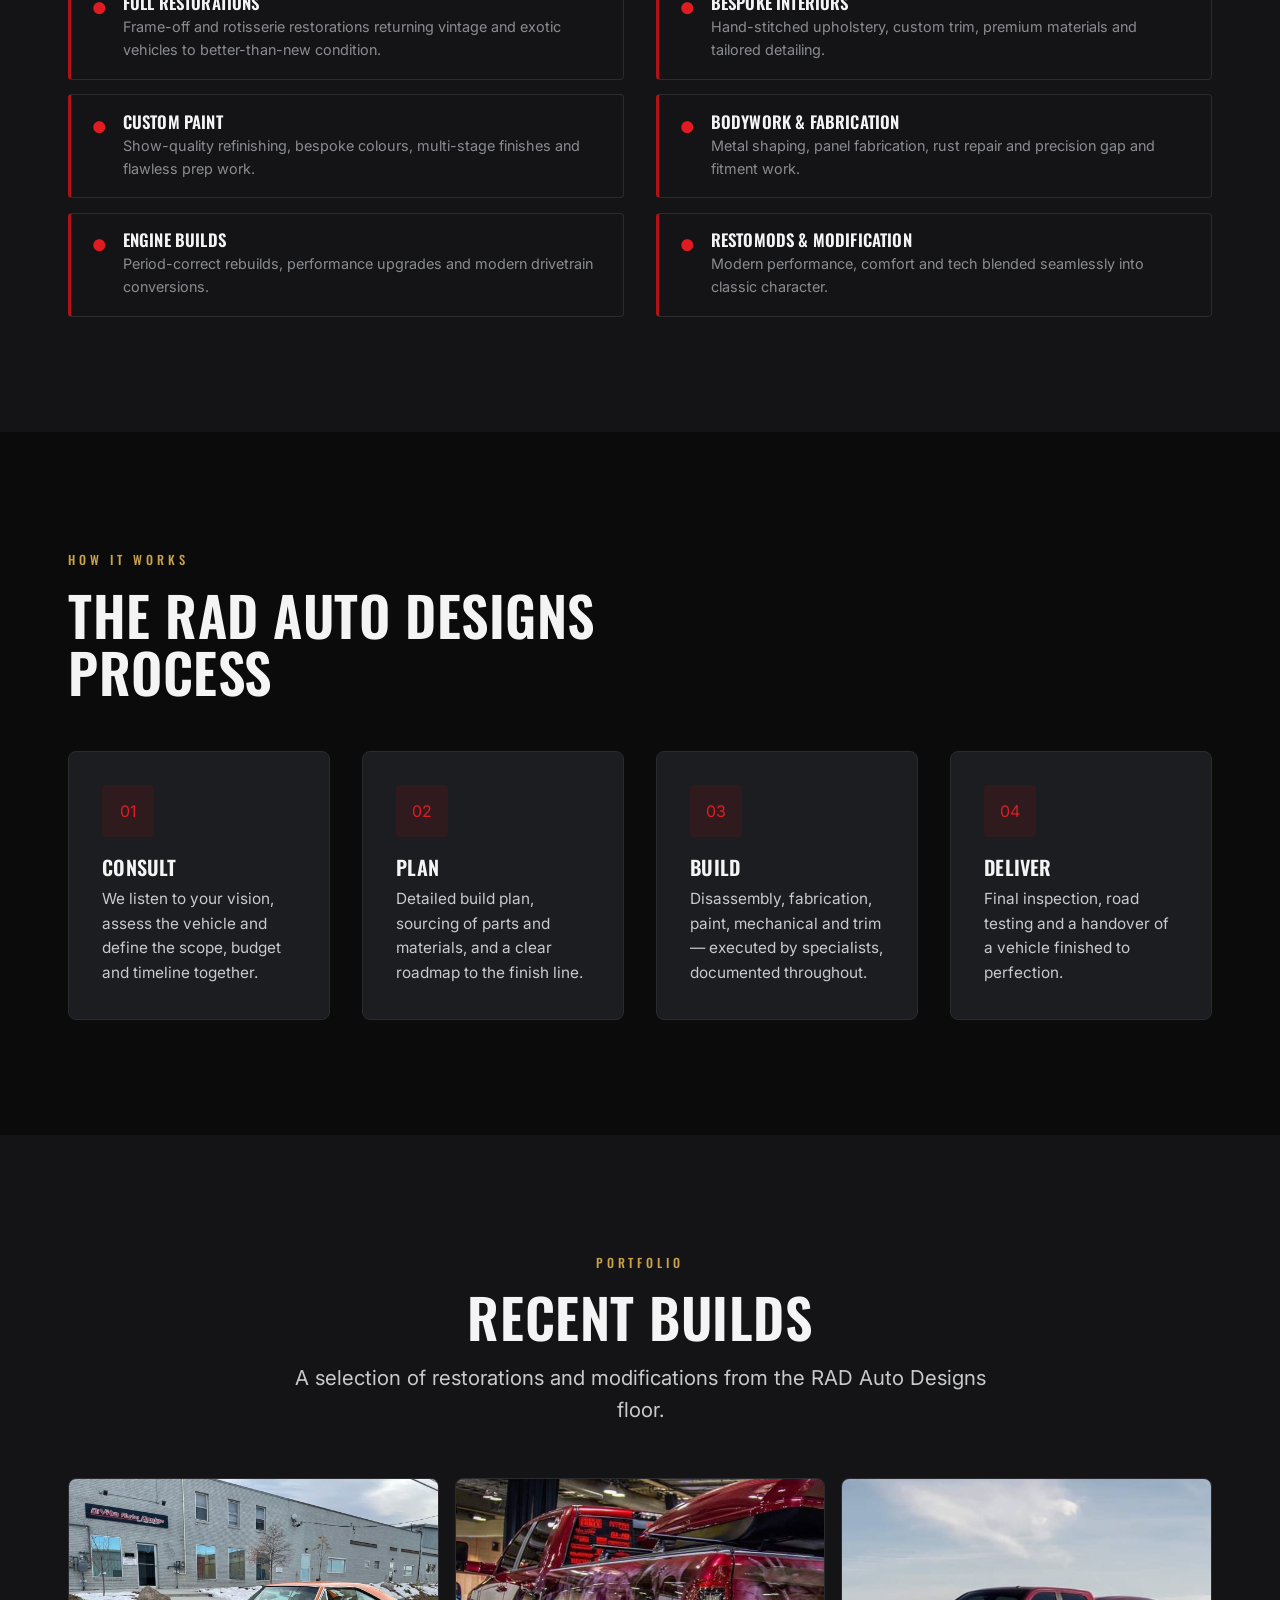
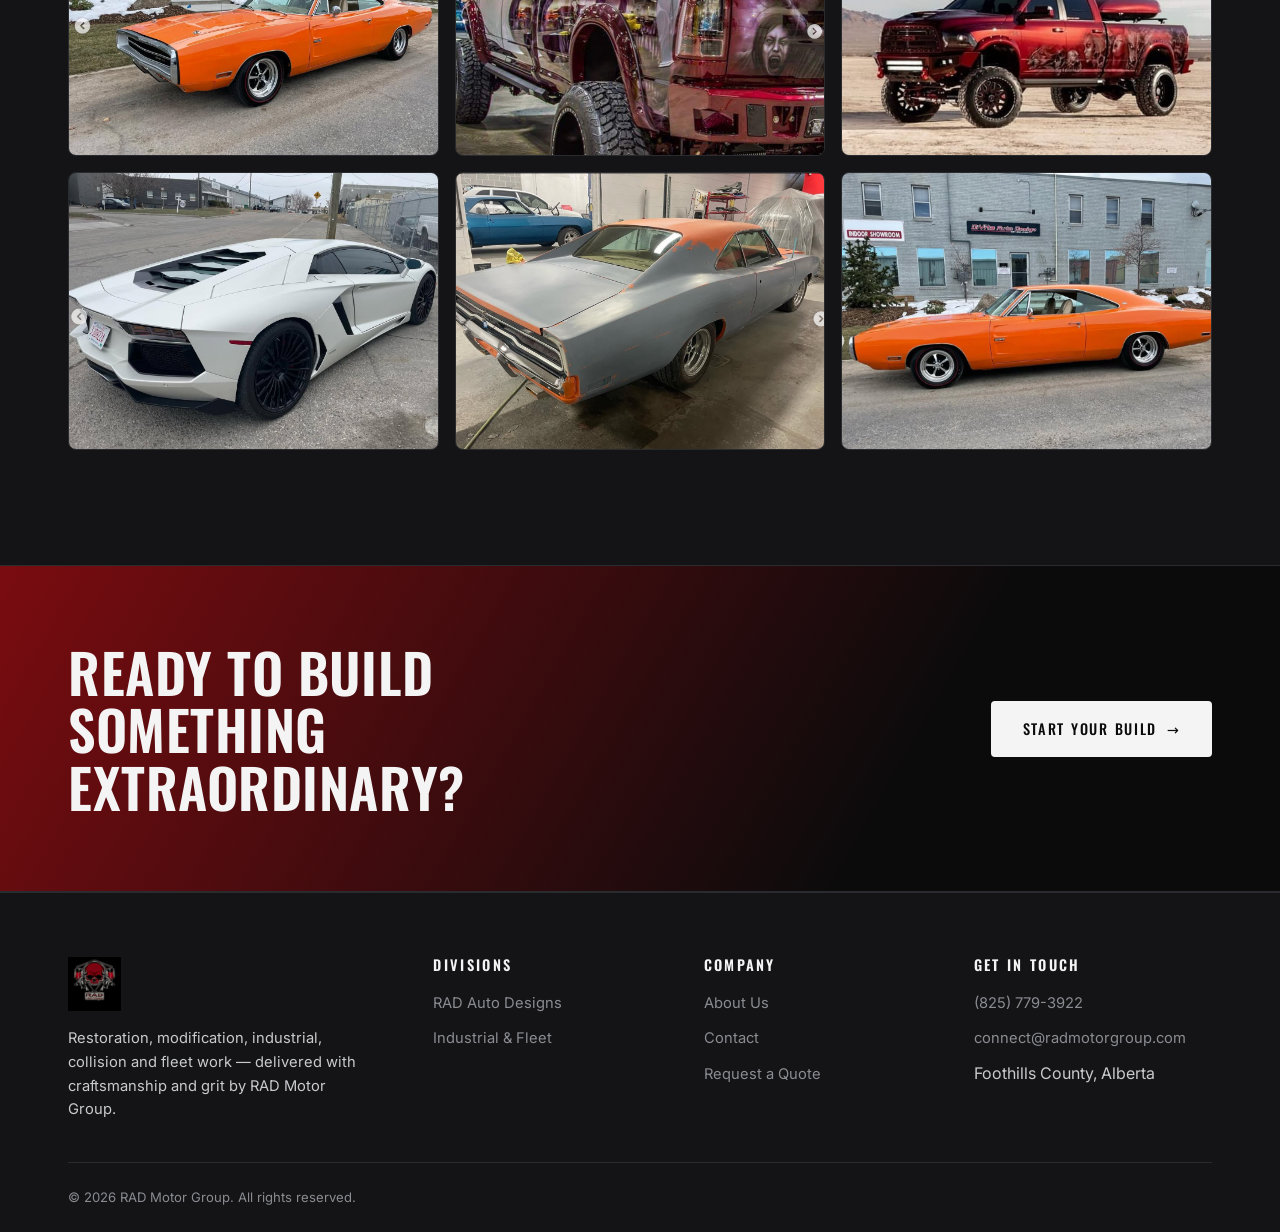
<file: designs.html>
<!DOCTYPE html>
<html lang="en">
<head>
  <meta charset="UTF-8" />
  <meta name="viewport" content="width=device-width, initial-scale=1.0" />
  <title>RAD Auto Designs — High-End Restoration &amp; Modification | RAD Motor Group</title>
  <meta name="description" content="RAD Auto Designs delivers concours-grade restoration and modification of vintage and exotic cars — full builds, custom paint, engine builds, bespoke interiors and bodywork." />
  <link rel="preconnect" href="https://fonts.googleapis.com" />
  <link rel="preconnect" href="https://fonts.gstatic.com" crossorigin />
  <link href="https://fonts.googleapis.com/css2?family=Oswald:wght@400;500;600;700&family=Inter:wght@400;500;600&display=swap" rel="stylesheet" />
  <link rel="icon" type="image/png" href="assets/img/rad-logo.png" />
  <link rel="stylesheet" href="assets/css/style.css" />
</head>
<body>

  <!-- NAV -->
  <header class="nav">
    <a href="index.html" class="nav__brand" aria-label="RAD Motor Group home">
      <img src="assets/img/rad-logo-hero.png" alt="RAD Motor Group" onerror="this.style.display='none'" />
      <span class="nav__brand-text"><strong>RAD</strong><span>Motor Group</span></span>
    </a>
    <nav class="nav__links" aria-label="Primary">
      <a href="index.html">Home</a>
      <a href="designs.html" class="active">RAD Auto Designs</a>
      <a href="fleet.html">Industrial &amp; Fleet</a>
      <a href="about.html">About</a>
      <a href="contact.html">Contact</a>
      <a href="contact.html" class="btn btn--primary nav__cta">Request a Quote</a>
    </nav>
    <button class="nav__toggle" aria-label="Toggle menu"><span></span><span></span><span></span></button>
  </header>

  <!-- PAGE HEAD -->
  <section class="page-head">
    <div class="page-head__bg"><img src="assets/img/lambo-white.jpg" alt="White Lamborghini Aventador" /></div>
    <div class="wrap page-head__inner">
      <nav class="breadcrumb reveal"><a href="index.html">Home</a> / RAD Auto Designs</nav>
      <span class="eyebrow eyebrow--gold reveal" data-delay="1">RAD Auto Designs</span>
      <h1 class="reveal" data-delay="1">Where Machines Become Masterpieces</h1>
      <p class="lead reveal" data-delay="2">High-end restoration and modification of vintage classics and modern exotics. Every project is a collaboration — engineered, hand-finished and obsessed over until it's exactly right.</p>
      <div class="hero__actions reveal" data-delay="3" style="margin-top:1.8rem">
        <a href="contact.html" class="btn btn--primary">Start Your Build <span class="arrow">→</span></a>
      </div>
    </div>
  </section>

  <!-- INTRO -->
  <section class="section">
    <div class="wrap">
      <div class="sec-head reveal">
        <span class="eyebrow eyebrow--gold">The Craft</span>
        <h2>Restoration Without Compromise</h2>
        <p class="lead maxw-prose">From frame-off restorations of irreplaceable classics to bespoke modifications that push the envelope, RAD Auto Designs treats every vehicle as a one-of-one. We blend old-world craftsmanship with modern precision to deliver results that turn heads on the road and the show field alike.</p>
      </div>
    </div>
  </section>

  <!-- SERVICES -->
  <section class="section surface-soft">
    <div class="wrap">
      <div class="sec-head reveal">
        <span class="eyebrow eyebrow--gold">What We Do</span>
        <h2>RAD Auto Designs Services</h2>
      </div>
      <div class="grid grid-2">
        <div class="svc-list">
          <div class="svc-item reveal">
            <span class="check" aria-hidden="true">●</span>
            <div><h4>Full Restorations</h4><p>Frame-off and rotisserie restorations returning vintage and exotic vehicles to better-than-new condition.</p></div>
          </div>
          <div class="svc-item reveal">
            <span class="check" aria-hidden="true">●</span>
            <div><h4>Custom Paint</h4><p>Show-quality refinishing, bespoke colours, multi-stage finishes and flawless prep work.</p></div>
          </div>
          <div class="svc-item reveal">
            <span class="check" aria-hidden="true">●</span>
            <div><h4>Engine Builds</h4><p>Period-correct rebuilds, performance upgrades and modern drivetrain conversions.</p></div>
          </div>
        </div>
        <div class="svc-list">
          <div class="svc-item reveal" data-delay="1">
            <span class="check" aria-hidden="true">●</span>
            <div><h4>Bespoke Interiors</h4><p>Hand-stitched upholstery, custom trim, premium materials and tailored detailing.</p></div>
          </div>
          <div class="svc-item reveal" data-delay="1">
            <span class="check" aria-hidden="true">●</span>
            <div><h4>Bodywork &amp; Fabrication</h4><p>Metal shaping, panel fabrication, rust repair and precision gap and fitment work.</p></div>
          </div>
          <div class="svc-item reveal" data-delay="1">
            <span class="check" aria-hidden="true">●</span>
            <div><h4>Restomods &amp; Modification</h4><p>Modern performance, comfort and tech blended seamlessly into classic character.</p></div>
          </div>
        </div>
      </div>
    </div>
  </section>

  <!-- PROCESS -->
  <section class="section">
    <div class="wrap">
      <div class="sec-head reveal">
        <span class="eyebrow eyebrow--gold">How It Works</span>
        <h2>The RAD Auto Designs Process</h2>
      </div>
      <div class="grid grid-4">
        <div class="card reveal"><div class="card__icon">01</div><h3>Consult</h3><p>We listen to your vision, assess the vehicle and define the scope, budget and timeline together.</p></div>
        <div class="card reveal" data-delay="1"><div class="card__icon">02</div><h3>Plan</h3><p>Detailed build plan, sourcing of parts and materials, and a clear roadmap to the finish line.</p></div>
        <div class="card reveal" data-delay="2"><div class="card__icon">03</div><h3>Build</h3><p>Disassembly, fabrication, paint, mechanical and trim — executed by specialists, documented throughout.</p></div>
        <div class="card reveal" data-delay="3"><div class="card__icon">04</div><h3>Deliver</h3><p>Final inspection, road testing and a handover of a vehicle finished to perfection.</p></div>
      </div>
    </div>
  </section>

  <!-- GALLERY -->
  <section class="section surface-soft">
    <div class="wrap">
      <div class="sec-head center reveal">
        <span class="eyebrow eyebrow--gold">Portfolio</span>
        <h2>Recent Builds</h2>
        <p class="lead maxw-prose mx-auto">A selection of restorations and modifications from the RAD Auto Designs floor.</p>
      </div>
      <div class="gallery">
        <figure class="gallery__item reveal"><img src="assets/img/charger-orange-front.jpg" alt="Restored 1970 Dodge Charger in orange" /><figcaption>Frame-Off Restoration</figcaption></figure>
        <figure class="gallery__item reveal" data-delay="1"><img src="assets/img/sema-truck-show.jpg" alt="Custom airbrushed candy-red show truck" /><figcaption>Custom Paint &amp; Airbrush</figcaption></figure>
        <figure class="gallery__item reveal" data-delay="2"><img src="assets/img/sema-truck-desert.jpg" alt="Lifted candy-red custom Ram build" /><figcaption>Full Custom Build</figcaption></figure>
        <figure class="gallery__item reveal"><img src="assets/img/lambo-white.jpg" alt="White Lamborghini Aventador" /><figcaption>Exotic Refinish</figcaption></figure>
        <figure class="gallery__item reveal" data-delay="1"><img src="assets/img/charger-primer.jpg" alt="Dodge Charger during bodywork in primer" /><figcaption>Bodywork &amp; Fabrication</figcaption></figure>
        <figure class="gallery__item reveal" data-delay="2"><img src="assets/img/charger-orange-side.jpg" alt="Finished orange Dodge Charger, side profile" /><figcaption>Vintage Muscle Restoration</figcaption></figure>
      </div>
    </div>
  </section>

  <!-- CTA -->
  <section class="cta-band section--tight">
    <div class="wrap">
      <h2 class="reveal">Ready To Build Something Extraordinary?</h2>
      <div class="reveal" data-delay="1"><a href="contact.html" class="btn btn--light">Start Your Build <span class="arrow">→</span></a></div>
    </div>
  </section>

  <!-- FOOTER -->
  <footer class="footer">
    <div class="wrap">
      <div class="footer__grid">
        <div class="footer__brand">
          <img src="assets/img/rad-logo.png" alt="RAD Motor Group" onerror="this.style.display='none'" />
          <p>Restoration, modification, industrial, collision and fleet work — delivered with craftsmanship and grit by RAD Motor Group.</p>
        </div>
        <div><h4>Divisions</h4><ul><li><a href="designs.html">RAD Auto Designs</a></li><li><a href="fleet.html">Industrial &amp; Fleet</a></li></ul></div>
        <div><h4>Company</h4><ul><li><a href="about.html">About Us</a></li><li><a href="contact.html">Contact</a></li><li><a href="contact.html">Request a Quote</a></li></ul></div>
        <div><h4>Get In Touch</h4><ul><li><a href="tel:+18257793922">(825) 779-3922</a></li><li><a href="mailto:connect@radmotorgroup.com">connect@radmotorgroup.com</a></li><li>Foothills County, Alberta</li></ul></div>
      </div>
      <div class="footer__bottom">
        <span>&copy; <span id="year">2026</span> RAD Motor Group. All rights reserved.</span>
        <div class="footer__social">
          <a href="#" aria-label="Instagram"><svg width="18" height="18" viewBox="0 0 24 24" fill="none" stroke="currentColor" stroke-width="1.8"><rect x="3" y="3" width="18" height="18" rx="5"/><circle cx="12" cy="12" r="4"/><circle cx="17.5" cy="6.5" r="1"/></svg></a>
          <a href="#" aria-label="Facebook"><svg width="18" height="18" viewBox="0 0 24 24" fill="none" stroke="currentColor" stroke-width="1.8"><path d="M15 3h-3a4 4 0 00-4 4v3H5v4h3v7h4v-7h3l1-4h-4V7a1 1 0 011-1h3z"/></svg></a>
          <a href="#" aria-label="YouTube"><svg width="18" height="18" viewBox="0 0 24 24" fill="none" stroke="currentColor" stroke-width="1.8"><rect x="2" y="5" width="20" height="14" rx="4"/><path d="M10 9l5 3-5 3z" fill="currentColor"/></svg></a>
        </div>
      </div>
    </div>
  </footer>

  <script src="assets/js/main.js"></script>
</body>
</html>
</file>
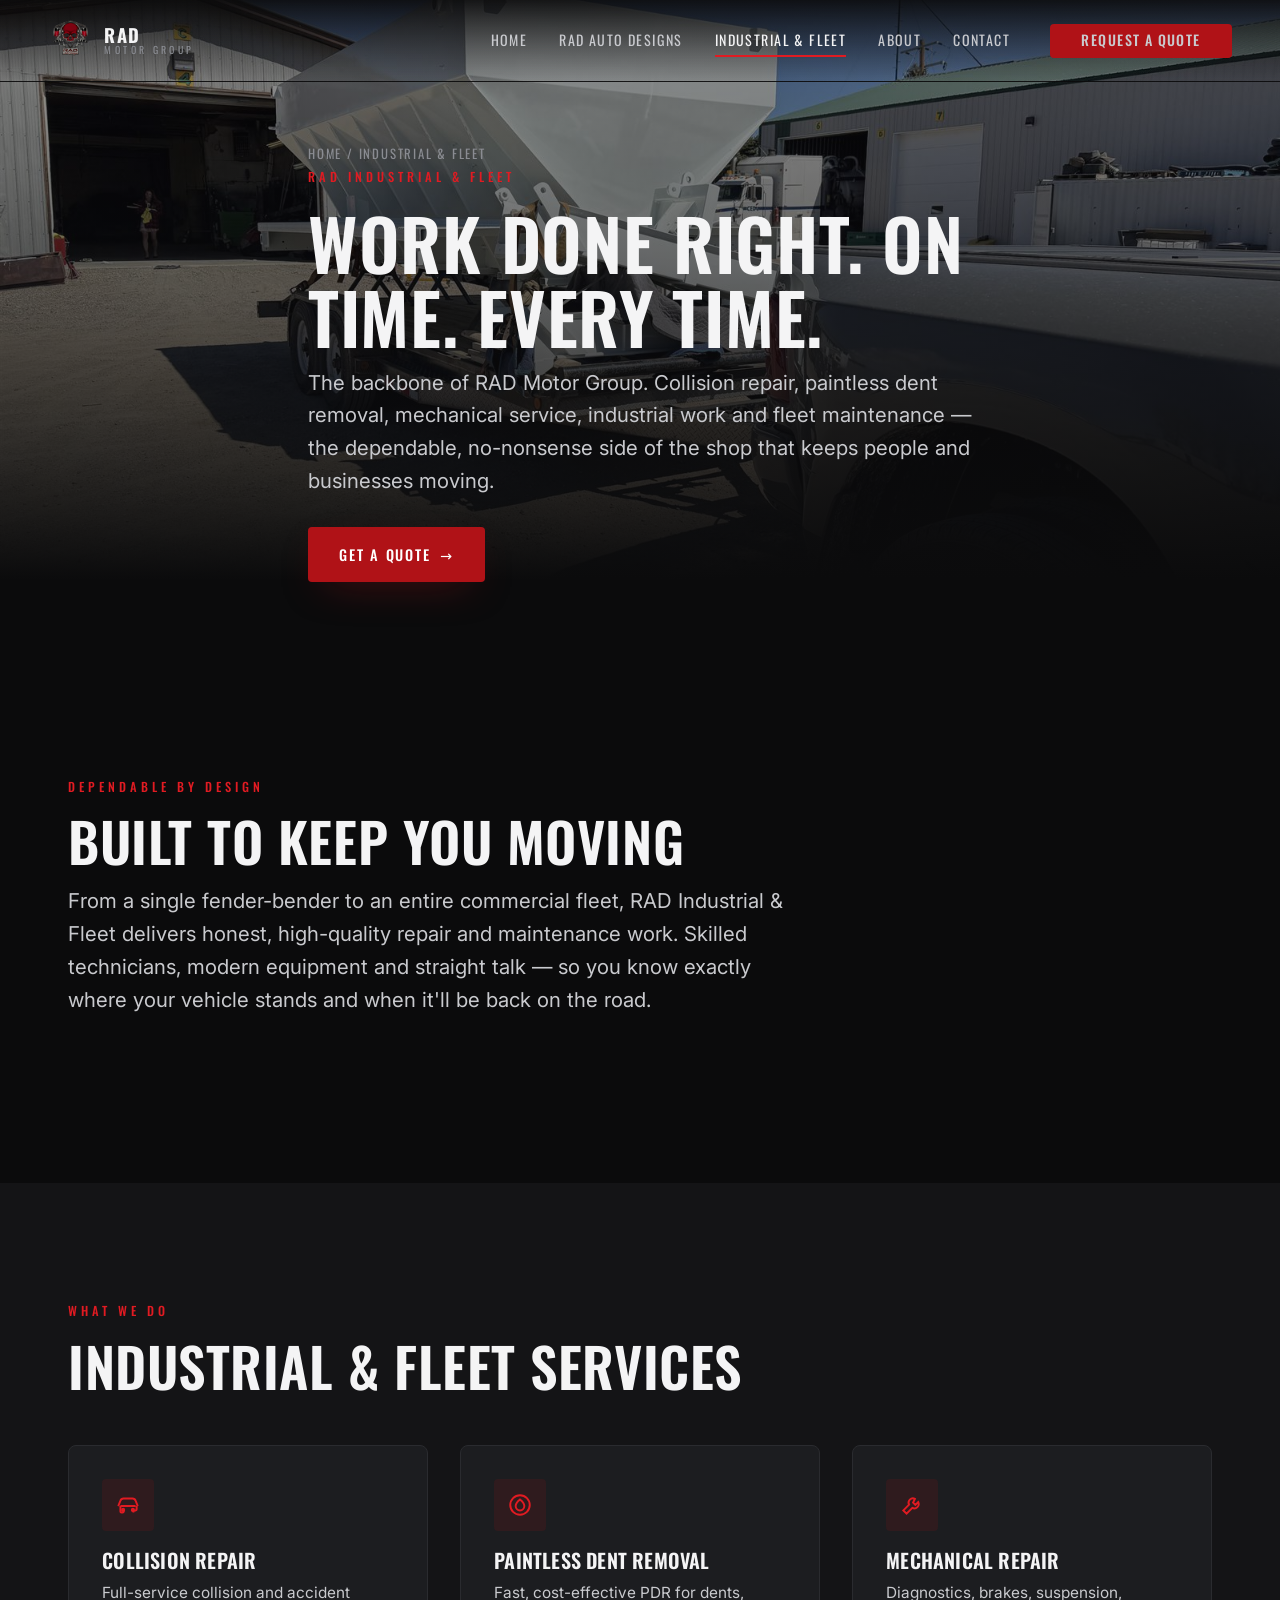
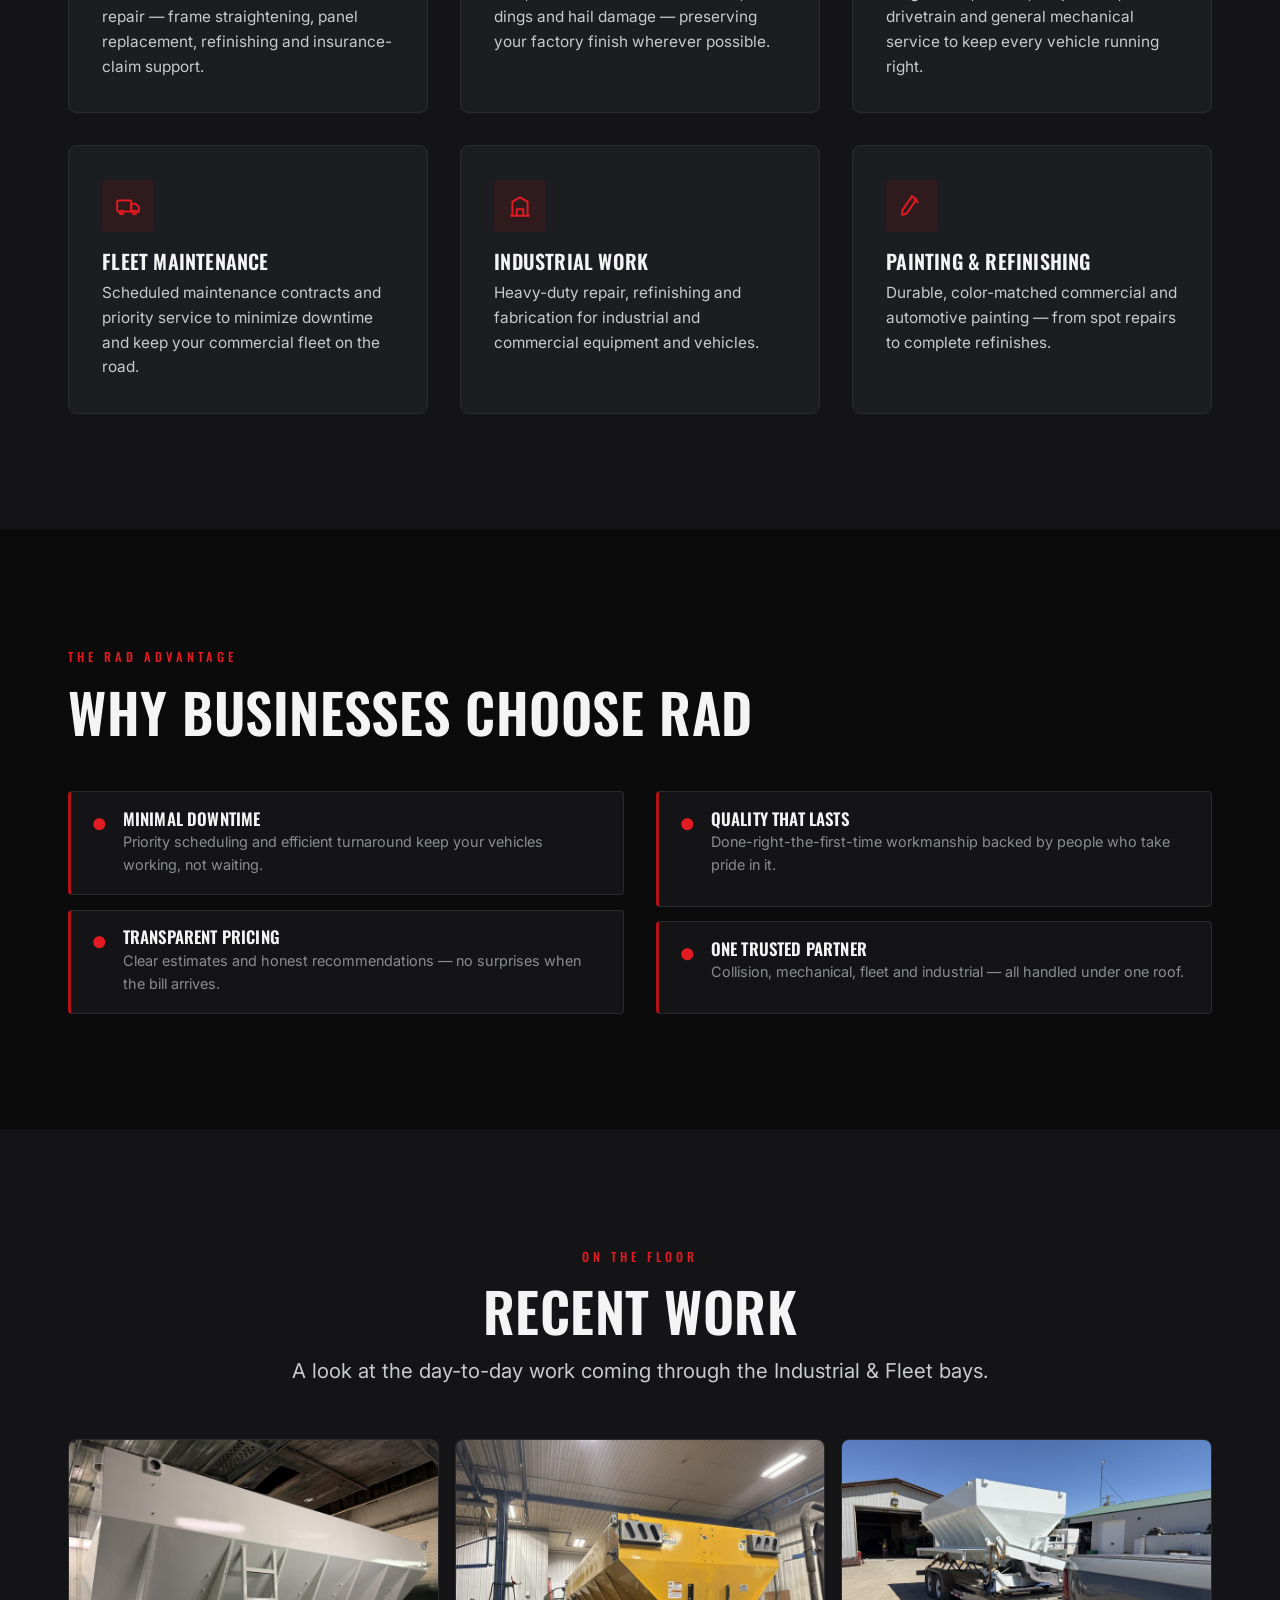
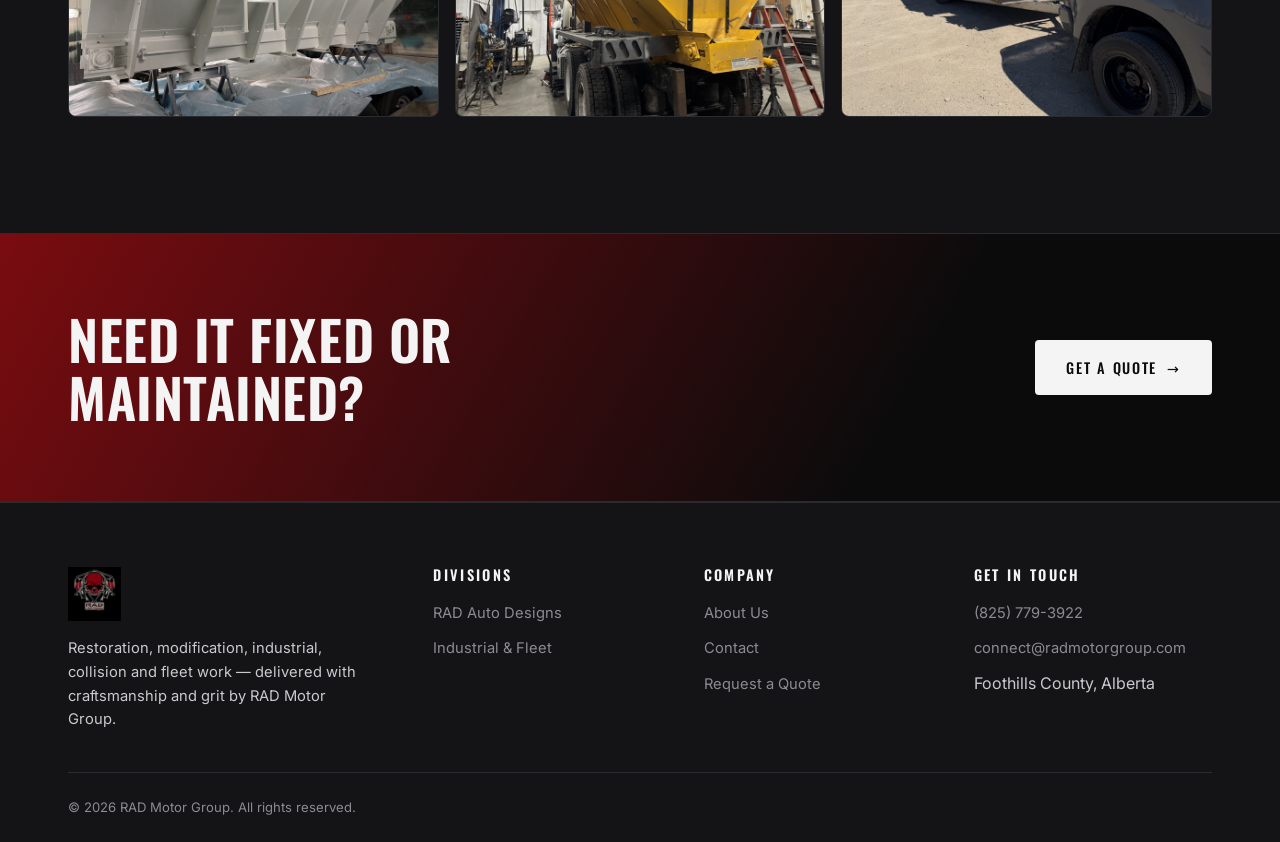
<file: fleet.html>
<!DOCTYPE html>
<html lang="en">
<head>
  <meta charset="UTF-8" />
  <meta name="viewport" content="width=device-width, initial-scale=1.0" />
  <title>RAD Industrial &amp; Fleet — Collision, Dent, Mechanical &amp; Fleet | RAD Motor Group</title>
  <meta name="description" content="RAD Industrial &amp; Fleet handles collision repair, paintless dent removal, mechanical service, industrial work and fleet maintenance — done right and on time." />
  <link rel="preconnect" href="https://fonts.googleapis.com" />
  <link rel="preconnect" href="https://fonts.gstatic.com" crossorigin />
  <link href="https://fonts.googleapis.com/css2?family=Oswald:wght@400;500;600;700&family=Inter:wght@400;500;600&display=swap" rel="stylesheet" />
  <link rel="icon" type="image/png" href="assets/img/rad-logo.png" />
  <link rel="stylesheet" href="assets/css/style.css" />
</head>
<body>

  <!-- NAV -->
  <header class="nav">
    <a href="index.html" class="nav__brand" aria-label="RAD Motor Group home">
      <img src="assets/img/rad-logo-hero.png" alt="RAD Motor Group" onerror="this.style.display='none'" />
      <span class="nav__brand-text"><strong>RAD</strong><span>Motor Group</span></span>
    </a>
    <nav class="nav__links" aria-label="Primary">
      <a href="index.html">Home</a>
      <a href="designs.html">RAD Auto Designs</a>
      <a href="fleet.html" class="active">Industrial &amp; Fleet</a>
      <a href="about.html">About</a>
      <a href="contact.html">Contact</a>
      <a href="contact.html" class="btn btn--primary nav__cta">Request a Quote</a>
    </nav>
    <button class="nav__toggle" aria-label="Toggle menu"><span></span><span></span><span></span></button>
  </header>

  <!-- PAGE HEAD -->
  <section class="page-head">
    <div class="page-head__bg"><img src="assets/img/spreader-white.jpg" alt="Finished sander/spreader unit built by RAD Industrial &amp; Fleet" /></div>
    <div class="wrap page-head__inner">
      <nav class="breadcrumb reveal"><a href="index.html">Home</a> / Industrial &amp; Fleet</nav>
      <span class="eyebrow reveal" data-delay="1">RAD Industrial &amp; Fleet</span>
      <h1 class="reveal" data-delay="1">Work Done Right. On Time. Every Time.</h1>
      <p class="lead reveal" data-delay="2">The backbone of RAD Motor Group. Collision repair, paintless dent removal, mechanical service, industrial work and fleet maintenance — the dependable, no-nonsense side of the shop that keeps people and businesses moving.</p>
      <div class="hero__actions reveal" data-delay="3" style="margin-top:1.8rem">
        <a href="contact.html" class="btn btn--primary">Get a Quote <span class="arrow">→</span></a>
      </div>
    </div>
  </section>

  <!-- INTRO -->
  <section class="section">
    <div class="wrap">
      <div class="sec-head reveal">
        <span class="eyebrow">Dependable By Design</span>
        <h2>Built To Keep You Moving</h2>
        <p class="lead maxw-prose">From a single fender-bender to an entire commercial fleet, RAD Industrial &amp; Fleet delivers honest, high-quality repair and maintenance work. Skilled technicians, modern equipment and straight talk — so you know exactly where your vehicle stands and when it'll be back on the road.</p>
      </div>
    </div>
  </section>

  <!-- SERVICES -->
  <section class="section surface-soft">
    <div class="wrap">
      <div class="sec-head reveal">
        <span class="eyebrow">What We Do</span>
        <h2>Industrial &amp; Fleet Services</h2>
      </div>
      <div class="grid grid-3">
        <div class="card reveal">
          <div class="card__icon" aria-hidden="true"><svg viewBox="0 0 24 24" fill="none" stroke="currentColor" stroke-width="1.8"><path d="M3 13l2-5a3 3 0 012.8-2h8.4A3 3 0 0119 8l2 5M5 13h14M5 13v5a1 1 0 001 1h1a1 1 0 001-1v-1m9 2v-1a1 1 0 011-1h1a1 1 0 001-1v-3"/><circle cx="7.5" cy="16.5" r="1"/><circle cx="16.5" cy="16.5" r="1"/></svg></div>
          <h3>Collision Repair</h3>
          <p>Full-service collision and accident repair — frame straightening, panel replacement, refinishing and insurance-claim support.</p>
        </div>
        <div class="card reveal" data-delay="1">
          <div class="card__icon" aria-hidden="true"><svg viewBox="0 0 24 24" fill="none" stroke="currentColor" stroke-width="1.8"><circle cx="12" cy="12" r="9"/><path d="M12 7c-2.5 2-4 3.5-4 6a4 4 0 008 0c0-2.5-1.5-4-4-6z"/></svg></div>
          <h3>Paintless Dent Removal</h3>
          <p>Fast, cost-effective PDR for dents, dings and hail damage — preserving your factory finish wherever possible.</p>
        </div>
        <div class="card reveal" data-delay="2">
          <div class="card__icon" aria-hidden="true"><svg viewBox="0 0 24 24" fill="none" stroke="currentColor" stroke-width="1.8"><path d="M14.7 6.3a4 4 0 00-5.4 5.4L4 17l3 3 5.3-5.3a4 4 0 005.4-5.4l-2.6 2.6-2.1-2.1z"/></svg></div>
          <h3>Mechanical Repair</h3>
          <p>Diagnostics, brakes, suspension, drivetrain and general mechanical service to keep every vehicle running right.</p>
        </div>
        <div class="card reveal">
          <div class="card__icon" aria-hidden="true"><svg viewBox="0 0 24 24" fill="none" stroke="currentColor" stroke-width="1.8"><rect x="2" y="7" width="13" height="10" rx="1"/><path d="M15 10h4l3 3v4h-7z"/><circle cx="6" cy="18" r="1.6"/><circle cx="18" cy="18" r="1.6"/></svg></div>
          <h3>Fleet Maintenance</h3>
          <p>Scheduled maintenance contracts and priority service to minimize downtime and keep your commercial fleet on the road.</p>
        </div>
        <div class="card reveal" data-delay="1">
          <div class="card__icon" aria-hidden="true"><svg viewBox="0 0 24 24" fill="none" stroke="currentColor" stroke-width="1.8"><path d="M3 21h18M5 21V8l7-4 7 4v13M9 21v-6h6v6"/></svg></div>
          <h3>Industrial Work</h3>
          <p>Heavy-duty repair, refinishing and fabrication for industrial and commercial equipment and vehicles.</p>
        </div>
        <div class="card reveal" data-delay="2">
          <div class="card__icon" aria-hidden="true"><svg viewBox="0 0 24 24" fill="none" stroke="currentColor" stroke-width="1.8"><path d="M3 16l9-13 4 3-9 13-4 1z"/><path d="M14 6l4 3"/></svg></div>
          <h3>Painting &amp; Refinishing</h3>
          <p>Durable, color-matched commercial and automotive painting — from spot repairs to complete refinishes.</p>
        </div>
      </div>
    </div>
  </section>

  <!-- WHY -->
  <section class="section">
    <div class="wrap">
      <div class="sec-head reveal">
        <span class="eyebrow">The RAD Advantage</span>
        <h2>Why Businesses Choose RAD</h2>
      </div>
      <div class="grid grid-2">
        <div class="svc-list">
          <div class="svc-item reveal"><span class="check">●</span><div><h4>Minimal Downtime</h4><p>Priority scheduling and efficient turnaround keep your vehicles working, not waiting.</p></div></div>
          <div class="svc-item reveal"><span class="check">●</span><div><h4>Transparent Pricing</h4><p>Clear estimates and honest recommendations — no surprises when the bill arrives.</p></div></div>
        </div>
        <div class="svc-list">
          <div class="svc-item reveal" data-delay="1"><span class="check">●</span><div><h4>Quality That Lasts</h4><p>Done-right-the-first-time workmanship backed by people who take pride in it.</p></div></div>
          <div class="svc-item reveal" data-delay="1"><span class="check">●</span><div><h4>One Trusted Partner</h4><p>Collision, mechanical, fleet and industrial — all handled under one roof.</p></div></div>
        </div>
      </div>
    </div>
  </section>

  <!-- GALLERY -->
  <section class="section surface-soft">
    <div class="wrap">
      <div class="sec-head center reveal">
        <span class="eyebrow">On The Floor</span>
        <h2>Recent Work</h2>
        <p class="lead maxw-prose mx-auto">A look at the day-to-day work coming through the Industrial &amp; Fleet bays.</p>
      </div>
      <div class="gallery">
        <figure class="gallery__item reveal"><img src="assets/img/spreader-primer.jpg" alt="Sander/spreader body in primer during fabrication" /><figcaption>Fabrication &amp; Prep</figcaption></figure>
        <figure class="gallery__item reveal" data-delay="1"><img src="assets/img/spreader-yellow.jpg" alt="Completed yellow sander/spreader unit" /><figcaption>Finished Sander Build</figcaption></figure>
        <figure class="gallery__item reveal" data-delay="2"><img src="assets/img/spreader-white.jpg" alt="Finished white spreader unit ready for delivery" /><figcaption>Built &amp; Delivered</figcaption></figure>
      </div>
    </div>
  </section>

  <!-- CTA -->
  <section class="cta-band section--tight">
    <div class="wrap">
      <h2 class="reveal">Need It Fixed Or Maintained?</h2>
      <div class="reveal" data-delay="1"><a href="contact.html" class="btn btn--light">Get a Quote <span class="arrow">→</span></a></div>
    </div>
  </section>

  <!-- FOOTER -->
  <footer class="footer">
    <div class="wrap">
      <div class="footer__grid">
        <div class="footer__brand">
          <img src="assets/img/rad-logo.png" alt="RAD Motor Group" onerror="this.style.display='none'" />
          <p>Restoration, modification, industrial, collision and fleet work — delivered with craftsmanship and grit by RAD Motor Group.</p>
        </div>
        <div><h4>Divisions</h4><ul><li><a href="designs.html">RAD Auto Designs</a></li><li><a href="fleet.html">Industrial &amp; Fleet</a></li></ul></div>
        <div><h4>Company</h4><ul><li><a href="about.html">About Us</a></li><li><a href="contact.html">Contact</a></li><li><a href="contact.html">Request a Quote</a></li></ul></div>
        <div><h4>Get In Touch</h4><ul><li><a href="tel:+18257793922">(825) 779-3922</a></li><li><a href="mailto:connect@radmotorgroup.com">connect@radmotorgroup.com</a></li><li>Foothills County, Alberta</li></ul></div>
      </div>
      <div class="footer__bottom">
        <span>&copy; <span id="year">2026</span> RAD Motor Group. All rights reserved.</span>
        <div class="footer__social">
          <a href="#" aria-label="Instagram"><svg width="18" height="18" viewBox="0 0 24 24" fill="none" stroke="currentColor" stroke-width="1.8"><rect x="3" y="3" width="18" height="18" rx="5"/><circle cx="12" cy="12" r="4"/><circle cx="17.5" cy="6.5" r="1"/></svg></a>
          <a href="#" aria-label="Facebook"><svg width="18" height="18" viewBox="0 0 24 24" fill="none" stroke="currentColor" stroke-width="1.8"><path d="M15 3h-3a4 4 0 00-4 4v3H5v4h3v7h4v-7h3l1-4h-4V7a1 1 0 011-1h3z"/></svg></a>
          <a href="#" aria-label="YouTube"><svg width="18" height="18" viewBox="0 0 24 24" fill="none" stroke="currentColor" stroke-width="1.8"><rect x="2" y="5" width="20" height="14" rx="4"/><path d="M10 9l5 3-5 3z" fill="currentColor"/></svg></a>
        </div>
      </div>
    </div>
  </footer>

  <script src="assets/js/main.js"></script>
</body>
</html>
</file>
<file: assets/css/style.css>
/* ============================================================
   RAD Motor Group — Design System
   Deep red + black. Dark, dramatic, premium.
   ============================================================ */

:root {
  /* Brand palette */
  --rad-red: #B01217;          /* deep signature red */
  --rad-red-bright: #E11B22;   /* accent / hover */
  --rad-red-dark: #7A0C10;     /* pressed / shadow red */
  --black: #0B0B0C;            /* near-black base */
  --black-soft: #141416;       /* raised surfaces */
  --char: #1C1D20;             /* cards */
  --char-line: #2A2B2F;        /* hairline borders */
  --smoke: #8A8C92;            /* muted text */
  --silver: #C9CACE;           /* secondary text */
  --white: #F4F4F5;            /* primary text */
  --gold: #C9A24B;             /* subtle luxury accent */

  /* Typography */
  --font-display: "Oswald", "Arial Narrow", system-ui, sans-serif;
  --font-body: "Inter", -apple-system, "Segoe UI", Roboto, sans-serif;

  /* Layout */
  --maxw: 1240px;
  --gutter: clamp(1.25rem, 4vw, 3rem);
  --radius: 4px;
  --radius-lg: 8px;

  /* Motion */
  --ease: cubic-bezier(0.22, 1, 0.36, 1);
  --t-fast: 0.2s;
  --t-med: 0.4s;

  /* Shadow */
  --shadow: 0 18px 50px -20px rgba(0,0,0,0.8);
  --shadow-red: 0 14px 40px -18px rgba(176,18,23,0.55);
}

/* ---------- Reset ---------- */
*, *::before, *::after { box-sizing: border-box; margin: 0; padding: 0; }
html { scroll-behavior: smooth; -webkit-text-size-adjust: 100%; }
body {
  font-family: var(--font-body);
  background: var(--black);
  color: var(--silver);
  line-height: 1.6;
  overflow-x: hidden;
  -webkit-font-smoothing: antialiased;
}
img { max-width: 100%; display: block; }
a { color: inherit; text-decoration: none; }
ul { list-style: none; }
button { font-family: inherit; cursor: pointer; }

/* ---------- Typography ---------- */
h1, h2, h3, h4, .display {
  font-family: var(--font-display);
  color: var(--white);
  font-weight: 600;
  line-height: 1.05;
  letter-spacing: 0.01em;
  text-transform: uppercase;
}
h1 { font-size: clamp(2.6rem, 7vw, 5.4rem); }
h2 { font-size: clamp(2rem, 4.5vw, 3.4rem); }
h3 { font-size: clamp(1.3rem, 2.4vw, 1.8rem); }
p  { color: var(--silver); }
.lead { font-size: clamp(1.05rem, 1.6vw, 1.3rem); color: var(--silver); }

.eyebrow {
  font-family: var(--font-display);
  text-transform: uppercase;
  letter-spacing: 0.32em;
  font-size: 0.78rem;
  color: var(--rad-red-bright);
  font-weight: 500;
  display: inline-block;
}
.eyebrow--gold { color: var(--gold); }
.text-red { color: var(--rad-red-bright); }

/* ---------- Layout helpers ---------- */
.wrap { width: 100%; max-width: var(--maxw); margin-inline: auto; padding-inline: var(--gutter); }
.section { padding-block: clamp(4rem, 9vw, 8rem); position: relative; }
.section--tight { padding-block: clamp(3rem, 6vw, 5rem); }
.center { text-align: center; }
.mx-auto { margin-inline: auto; }
.maxw-prose { max-width: 62ch; }

.grid { display: grid; gap: clamp(1.25rem, 2.5vw, 2rem); }
.grid-2 { grid-template-columns: repeat(2, 1fr); }
.grid-3 { grid-template-columns: repeat(3, 1fr); }
.grid-4 { grid-template-columns: repeat(4, 1fr); }
@media (max-width: 900px) {
  .grid-3, .grid-4 { grid-template-columns: repeat(2, 1fr); }
}
@media (max-width: 620px) {
  .grid-2, .grid-3, .grid-4 { grid-template-columns: 1fr; }
}

/* ---------- Buttons ---------- */
.btn {
  display: inline-flex;
  align-items: center;
  gap: 0.6rem;
  font-family: var(--font-display);
  text-transform: uppercase;
  letter-spacing: 0.12em;
  font-size: 0.9rem;
  font-weight: 500;
  padding: 0.95rem 1.9rem;
  border-radius: var(--radius);
  border: 1px solid transparent;
  transition: transform var(--t-fast) var(--ease),
              background var(--t-fast) var(--ease),
              box-shadow var(--t-fast) var(--ease),
              color var(--t-fast) var(--ease);
}
.btn:hover { transform: translateY(-2px); }
.btn--primary { background: var(--rad-red); color: #fff; box-shadow: var(--shadow-red); }
.btn--primary:hover { background: var(--rad-red-bright); }
.btn--ghost { border-color: var(--char-line); color: var(--white); background: transparent; }
.btn--ghost:hover { border-color: var(--rad-red-bright); color: var(--rad-red-bright); }
.btn--light { background: var(--white); color: var(--black); }
.btn--light:hover { background: #fff; }
.btn .arrow { transition: transform var(--t-fast) var(--ease); }
.btn:hover .arrow { transform: translateX(4px); }
.btn--lg { padding: 1.2rem 2.8rem; font-size: 1.1rem; letter-spacing: 0.14em; border-radius: var(--radius); }
.hero__actions .btn--lg { padding-top: 1.75rem; padding-bottom: 1.75rem; }
@media (max-width: 620px) { .btn--lg { width: 100%; justify-content: center; } }

/* ---------- Navigation ---------- */
.nav {
  position: fixed; inset: 0 0 auto 0; z-index: 100;
  display: flex; align-items: center; justify-content: space-between;
  padding: 1.1rem var(--gutter);
  background: linear-gradient(180deg, rgba(11,11,12,0.92), rgba(11,11,12,0));
  transition: background var(--t-med) var(--ease), padding var(--t-med) var(--ease),
              border-color var(--t-med) var(--ease);
  border-bottom: 1px solid transparent;
}
.nav.scrolled {
  background: rgba(11,11,12,0.96);
  backdrop-filter: blur(12px);
  border-bottom-color: var(--char-line);
  padding-block: 0.8rem;
}
.nav__brand { display: flex; align-items: center; gap: 0.7rem; }
.nav__brand img { height: 46px; width: auto; transition: height var(--t-med) var(--ease); }
.nav.scrolled .nav__brand img { height: 40px; }
.nav__brand-text { font-family: var(--font-display); text-transform: uppercase; line-height: 1; }
.nav__brand-text strong { display: block; color: var(--white); font-size: 1.15rem; letter-spacing: 0.08em; }
.nav__brand-text span { display: block; color: var(--smoke); font-size: 0.62rem; letter-spacing: 0.34em; }

.nav__links { display: flex; align-items: center; gap: 2rem; }
.nav__links a {
  font-family: var(--font-display); text-transform: uppercase;
  letter-spacing: 0.1em; font-size: 0.88rem; color: var(--silver);
  position: relative; padding-block: 0.3rem; transition: color var(--t-fast) var(--ease);
}
.nav__links a::after {
  content: ""; position: absolute; left: 0; bottom: 0; height: 2px; width: 0;
  background: var(--rad-red-bright); transition: width var(--t-fast) var(--ease);
}
.nav__links a:hover, .nav__links a.active { color: var(--white); }
.nav__links a:hover::after, .nav__links a.active::after { width: 100%; }

.nav__cta { margin-left: 0.5rem; }
.nav__toggle { display: none; flex-direction: column; gap: 5px; background: none; border: 0; padding: 6px; }
.nav__toggle span { width: 26px; height: 2px; background: var(--white); transition: transform var(--t-fast) var(--ease), opacity var(--t-fast); }
.nav.open .nav__toggle span:nth-child(1) { transform: translateY(7px) rotate(45deg); }
.nav.open .nav__toggle span:nth-child(2) { opacity: 0; }
.nav.open .nav__toggle span:nth-child(3) { transform: translateY(-7px) rotate(-45deg); }

@media (max-width: 940px) {
  .nav__toggle { display: flex; }
  .nav__links {
    position: fixed; inset: 0 0 0 auto; width: min(80vw, 340px);
    flex-direction: column; align-items: flex-start; justify-content: center;
    gap: 1.6rem; padding: 2rem 2.4rem;
    background: var(--black-soft); border-left: 1px solid var(--char-line);
    transform: translateX(100%); transition: transform var(--t-med) var(--ease);
  }
  .nav.open .nav__links { transform: translateX(0); }
  .nav__links a { font-size: 1.2rem; }
}

/* ---------- Hero ---------- */
.hero {
  position: relative; min-height: 100svh; display: flex; align-items: center;
  padding-top: 6rem; overflow: hidden;
}
.hero__bg { position: absolute; inset: 0; z-index: 0; }
.hero__bg img { width: 100%; height: 100%; object-fit: cover; }
.hero__bg::after {
  content: ""; position: absolute; inset: 0;
  background: linear-gradient(100deg, rgba(11,11,12,0.96) 28%, rgba(11,11,12,0.55) 70%, rgba(11,11,12,0.3)),
              linear-gradient(0deg, rgba(11,11,12,0.9), rgba(11,11,12,0.1));
}
.hero__inner { position: relative; z-index: 1; max-width: 760px; }
.hero h1 { margin-block: 1rem 1.3rem; }
.hero h1 .accent { color: var(--rad-red-bright); }
.hero .lead { max-width: 56ch; margin-bottom: 2.2rem; }
.hero__actions { display: flex; flex-wrap: wrap; gap: 1rem; }
.hero__scroll {
  position: absolute; bottom: 1.6rem; left: 50%; transform: translateX(-50%);
  z-index: 1; color: var(--smoke); font-size: 0.7rem; letter-spacing: 0.3em;
  text-transform: uppercase; font-family: var(--font-display);
  display: flex; flex-direction: column; align-items: center; gap: 0.6rem;
}
.hero__scroll::after { content: ""; width: 1px; height: 38px; background: linear-gradient(var(--rad-red-bright), transparent); animation: pulse 2s var(--ease) infinite; }
@keyframes pulse { 0%,100% { opacity: 0.3; } 50% { opacity: 1; } }

/* Hero logo splash (homepage entry) */
.hero--logo { text-align: center; }
.hero--logo .hero__inner { max-width: 940px; margin-inline: auto; }
.hero--logo .hero__bg::after {
  background: linear-gradient(0deg, rgba(11,11,12,0.94), rgba(11,11,12,0.5)),
              radial-gradient(circle at 50% 40%, rgba(11,11,12,0.3), rgba(11,11,12,0.85));
}
.hero__logo {
  width: clamp(260px, 46vw, 580px);
  margin: 0 auto 1.4rem;
  filter: drop-shadow(0 26px 70px rgba(0,0,0,0.9));
  animation: heroLogoIn 1.1s var(--ease) both;
}
@keyframes heroLogoIn { from { opacity: 0; transform: translateY(24px) scale(0.94); } to { opacity: 1; transform: none; } }
.hero--logo .hero h1, .hero--logo h1 { margin-top: 0; }
.hero--logo .lead { margin-inline: auto; }
.hero--logo .hero__actions { justify-content: center; }
@media (prefers-reduced-motion: reduce) { .hero__logo { animation: none; } }

/* ---------- Section heading ---------- */
.sec-head { max-width: 720px; margin-bottom: clamp(2.2rem, 4vw, 3.4rem); }
.sec-head.center { margin-inline: auto; }
.sec-head h2 { margin-block: 0.8rem 1rem; }

/* ---------- Divisions (split) ---------- */
.divisions { display: grid; grid-template-columns: 1fr 1fr; min-height: 78vh; }
@media (max-width: 860px) { .divisions { grid-template-columns: 1fr; } }
.division {
  position: relative; display: flex; align-items: flex-end;
  padding: clamp(2rem, 4vw, 3.5rem); overflow: hidden; min-height: 50vh;
}
.division__bg { position: absolute; inset: 0; z-index: 0; transition: transform 0.9s var(--ease); }
.division__bg img { width: 100%; height: 100%; object-fit: cover; }
.division__bg::after { content: ""; position: absolute; inset: 0; background: linear-gradient(0deg, rgba(11,11,12,0.95) 8%, rgba(11,11,12,0.45) 60%, rgba(11,11,12,0.25)); transition: background var(--t-med); }
.division:hover .division__bg { transform: scale(1.06); }
.division--designs:hover .division__bg::after { background: linear-gradient(0deg, rgba(11,11,12,0.95) 8%, rgba(201,162,75,0.16) 70%, rgba(11,11,12,0.2)); }
.division--fleet:hover .division__bg::after { background: linear-gradient(0deg, rgba(11,11,12,0.95) 8%, rgba(176,18,23,0.22) 70%, rgba(11,11,12,0.2)); }
.division__content { position: relative; z-index: 1; max-width: 460px; }
.division__content h3 { font-size: clamp(1.8rem, 3.2vw, 2.6rem); margin-block: 0.6rem 0.8rem; }
.division__content p { margin-bottom: 1.4rem; }

/* ---------- Cards ---------- */
.card {
  background: var(--char); border: 1px solid var(--char-line);
  border-radius: var(--radius-lg); padding: clamp(1.6rem, 2.6vw, 2.2rem);
  transition: transform var(--t-med) var(--ease), border-color var(--t-med) var(--ease), box-shadow var(--t-med) var(--ease);
  height: 100%;
}
.card:hover { transform: translateY(-6px); border-color: var(--rad-red-dark); box-shadow: var(--shadow); }
.card__icon {
  width: 52px; height: 52px; display: grid; place-items: center;
  border-radius: var(--radius); background: rgba(176,18,23,0.12);
  color: var(--rad-red-bright); margin-bottom: 1.2rem;
}
.card__icon svg { width: 26px; height: 26px; }
.card h3 { font-size: 1.25rem; margin-bottom: 0.6rem; }
.card p { font-size: 0.96rem; }

/* ---------- Service list ---------- */
.svc-list { display: grid; gap: 0.9rem; }
.svc-item {
  display: flex; gap: 1rem; align-items: flex-start;
  padding: 1.1rem 1.3rem; background: var(--black-soft);
  border: 1px solid var(--char-line); border-left: 3px solid var(--rad-red);
  border-radius: var(--radius); transition: border-color var(--t-fast), background var(--t-fast), transform var(--t-fast);
}
.svc-item:hover { background: var(--char); transform: translateX(4px); border-left-color: var(--rad-red-bright); }
.svc-item h4 { font-size: 1.05rem; margin-bottom: 0.2rem; color: var(--white); }
.svc-item p { font-size: 0.9rem; color: var(--smoke); }
.svc-item .check { color: var(--rad-red-bright); flex-shrink: 0; margin-top: 2px; }

/* ---------- Stats ---------- */
.stats { display: grid; grid-template-columns: repeat(4,1fr); gap: 1.5rem; text-align: center; }
@media (max-width: 720px) { .stats { grid-template-columns: repeat(2,1fr); } }
.stat__num { font-family: var(--font-display); font-size: clamp(2.4rem,5vw,3.6rem); color: var(--white); line-height: 1; }
.stat__num .text-red { color: var(--rad-red-bright); }
.stat__label { font-size: 0.82rem; letter-spacing: 0.16em; text-transform: uppercase; color: var(--smoke); margin-top: 0.5rem; }

/* ---------- Gallery ---------- */
.gallery { display: grid; grid-template-columns: repeat(3, 1fr); gap: 1rem; }
@media (max-width: 860px) { .gallery { grid-template-columns: repeat(2,1fr); } }
@media (max-width: 520px) { .gallery { grid-template-columns: 1fr; } }
.gallery__item {
  position: relative; overflow: hidden; border-radius: var(--radius-lg);
  aspect-ratio: 4/3; border: 1px solid var(--char-line);
}
.gallery__item img { width: 100%; height: 100%; object-fit: cover; transition: transform 0.6s var(--ease); }
.gallery__item:hover img { transform: scale(1.08); }
.gallery__item figcaption {
  position: absolute; inset: auto 0 0 0; padding: 1.4rem 1.2rem 1rem;
  background: linear-gradient(0deg, rgba(11,11,12,0.92), transparent);
  font-family: var(--font-display); text-transform: uppercase; letter-spacing: 0.1em;
  color: var(--white); font-size: 0.95rem;
  transform: translateY(8px); opacity: 0; transition: all var(--t-med) var(--ease);
}
.gallery__item:hover figcaption { transform: translateY(0); opacity: 1; }

/* ---------- CTA band ---------- */
.cta-band {
  position: relative; overflow: hidden;
  background: linear-gradient(120deg, var(--rad-red-dark), var(--black) 70%);
  border-block: 1px solid var(--char-line);
}
.cta-band .wrap { display: flex; align-items: center; justify-content: space-between; gap: 2rem; flex-wrap: wrap; }
.cta-band h2 { max-width: 18ch; }

/* ---------- Forms ---------- */
.form { display: grid; gap: 1.2rem; }
.form__row { display: grid; grid-template-columns: 1fr 1fr; gap: 1.2rem; }
@media (max-width: 620px) { .form__row { grid-template-columns: 1fr; } }
.field { display: flex; flex-direction: column; gap: 0.45rem; }
.field label { font-family: var(--font-display); text-transform: uppercase; letter-spacing: 0.1em; font-size: 0.78rem; color: var(--silver); }
.field input, .field select, .field textarea {
  background: var(--black); border: 1px solid var(--char-line); color: var(--white);
  padding: 0.85rem 1rem; border-radius: var(--radius); font-family: var(--font-body); font-size: 0.98rem;
  transition: border-color var(--t-fast), box-shadow var(--t-fast);
}
.field input:focus, .field select:focus, .field textarea:focus {
  outline: none; border-color: var(--rad-red-bright); box-shadow: 0 0 0 3px rgba(176,18,23,0.2);
}
.field textarea { resize: vertical; min-height: 140px; }
.form__note { font-size: 0.82rem; color: var(--smoke); }

/* ---------- Contact info ---------- */
.contact-grid { display: grid; grid-template-columns: 1.1fr 0.9fr; gap: clamp(2rem,5vw,4rem); align-items: start; }
@media (max-width: 860px) { .contact-grid { grid-template-columns: 1fr; } }
.info-item { display: flex; gap: 1rem; padding-block: 1.1rem; border-bottom: 1px solid var(--char-line); }
.info-item:last-child { border-bottom: 0; }
.info-item .ico { color: var(--rad-red-bright); flex-shrink: 0; }
.info-item h4 { font-size: 1rem; color: var(--white); margin-bottom: 0.2rem; }
.info-item p, .info-item a { color: var(--silver); font-size: 0.95rem; }
.info-item a:hover { color: var(--rad-red-bright); }

/* ---------- Footer ---------- */
.footer { background: var(--black-soft); border-top: 1px solid var(--char-line); padding-block: clamp(3rem,5vw,4rem) 1.5rem; }
.footer__grid { display: grid; grid-template-columns: 1.4fr 1fr 1fr 1fr; gap: 2rem; margin-bottom: 2.5rem; }
@media (max-width: 860px) { .footer__grid { grid-template-columns: 1fr 1fr; } }
@media (max-width: 520px) { .footer__grid { grid-template-columns: 1fr; } }
.footer__brand img { height: 54px; margin-bottom: 1rem; }
.footer__brand p { font-size: 0.92rem; max-width: 34ch; }
.footer h4 { font-size: 0.9rem; letter-spacing: 0.16em; color: var(--white); margin-bottom: 1.1rem; }
.footer ul li { margin-bottom: 0.6rem; }
.footer ul a { font-size: 0.92rem; color: var(--smoke); transition: color var(--t-fast); }
.footer ul a:hover { color: var(--rad-red-bright); }
.footer__bottom { display: flex; justify-content: space-between; gap: 1rem; flex-wrap: wrap; padding-top: 1.5rem; border-top: 1px solid var(--char-line); font-size: 0.82rem; color: var(--smoke); }
.footer__social { display: flex; gap: 0.8rem; }
.footer__social a { width: 38px; height: 38px; display: grid; place-items: center; border: 1px solid var(--char-line); border-radius: var(--radius); color: var(--silver); transition: all var(--t-fast); }
.footer__social a:hover { border-color: var(--rad-red-bright); color: var(--rad-red-bright); transform: translateY(-2px); }

/* ---------- Page header (interior) ---------- */
.page-head { position: relative; padding-top: 9rem; padding-bottom: clamp(3rem,6vw,5rem); overflow: hidden; }
.page-head__bg { position: absolute; inset: 0; z-index: 0; }
.page-head__bg img { width: 100%; height: 100%; object-fit: cover; }
.page-head__bg::after { content: ""; position: absolute; inset: 0; background: linear-gradient(0deg, var(--black) 12%, rgba(11,11,12,0.6) 60%, rgba(11,11,12,0.4)); }
.page-head__inner { position: relative; z-index: 1; max-width: 760px; }
.page-head h1 { margin-block: 1rem 0.8rem; font-size: clamp(2.4rem,6vw,4.4rem); }
.breadcrumb { font-size: 0.8rem; letter-spacing: 0.14em; text-transform: uppercase; color: var(--smoke); font-family: var(--font-display); }
.breadcrumb a:hover { color: var(--rad-red-bright); }

/* ---------- Utility surfaces ---------- */
.surface-soft { background: var(--black-soft); }
.surface-char { background: var(--char); }
.divider { height: 1px; background: var(--char-line); border: 0; }
.placeholder {
  display: grid; place-items: center; width: 100%; height: 100%;
  background:
    repeating-linear-gradient(45deg, #161618 0 14px, #131315 14px 28px);
  color: #3a3b40; font-family: var(--font-display); letter-spacing: 0.2em;
  text-transform: uppercase; font-size: 0.8rem; text-align: center; padding: 1rem;
}

/* Honeypot anti-spam field (visually hidden, off-screen) */
.hidden-field { position: absolute; left: -9999px; width: 1px; height: 1px; overflow: hidden; }

/* Social links hidden until accounts are live (placeholders) */
.footer__social { display: none; }

/* ---------- Reveal animation ---------- */
.reveal { opacity: 0; transform: translateY(28px); transition: opacity 0.7s var(--ease), transform 0.7s var(--ease); }
.reveal.in { opacity: 1; transform: none; }
.reveal[data-delay="1"] { transition-delay: 0.08s; }
.reveal[data-delay="2"] { transition-delay: 0.16s; }
.reveal[data-delay="3"] { transition-delay: 0.24s; }
@media (prefers-reduced-motion: reduce) {
  .reveal { opacity: 1; transform: none; transition: none; }
  * { scroll-behavior: auto !important; }
}
</file>
